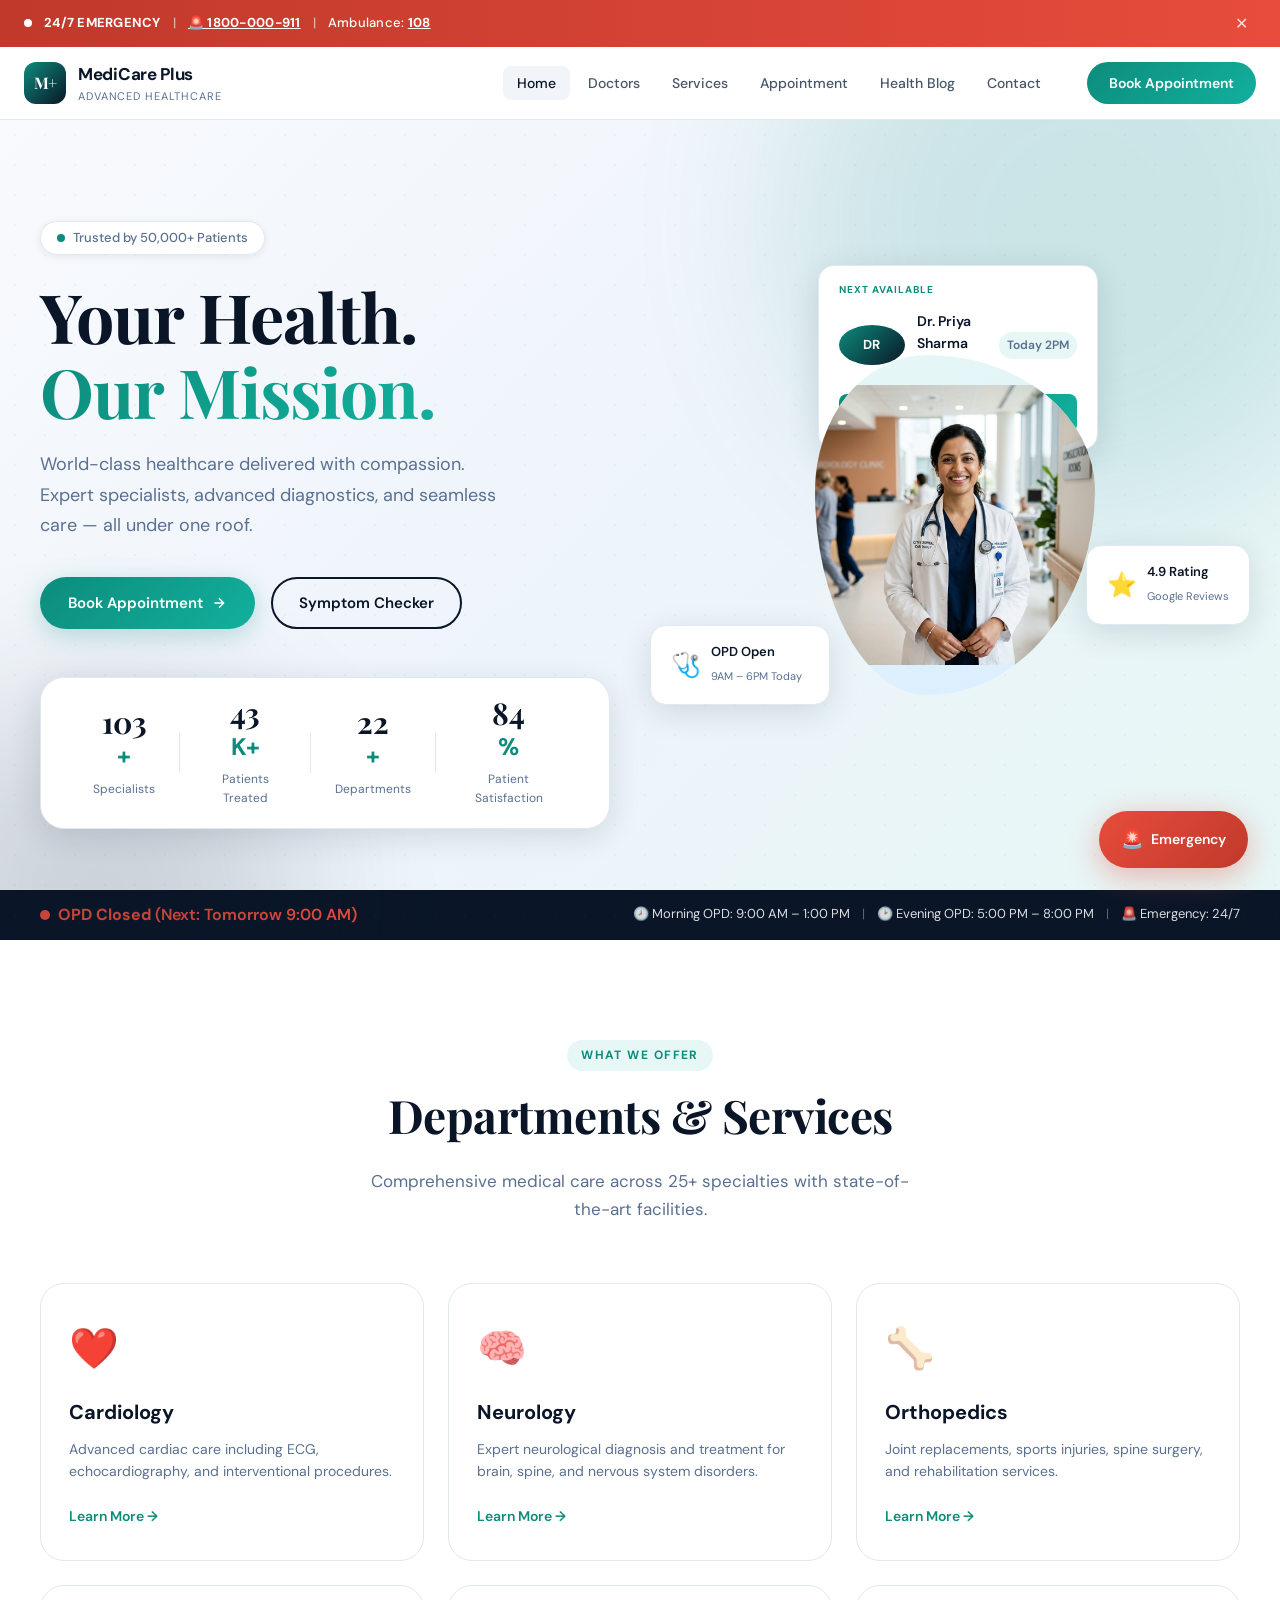
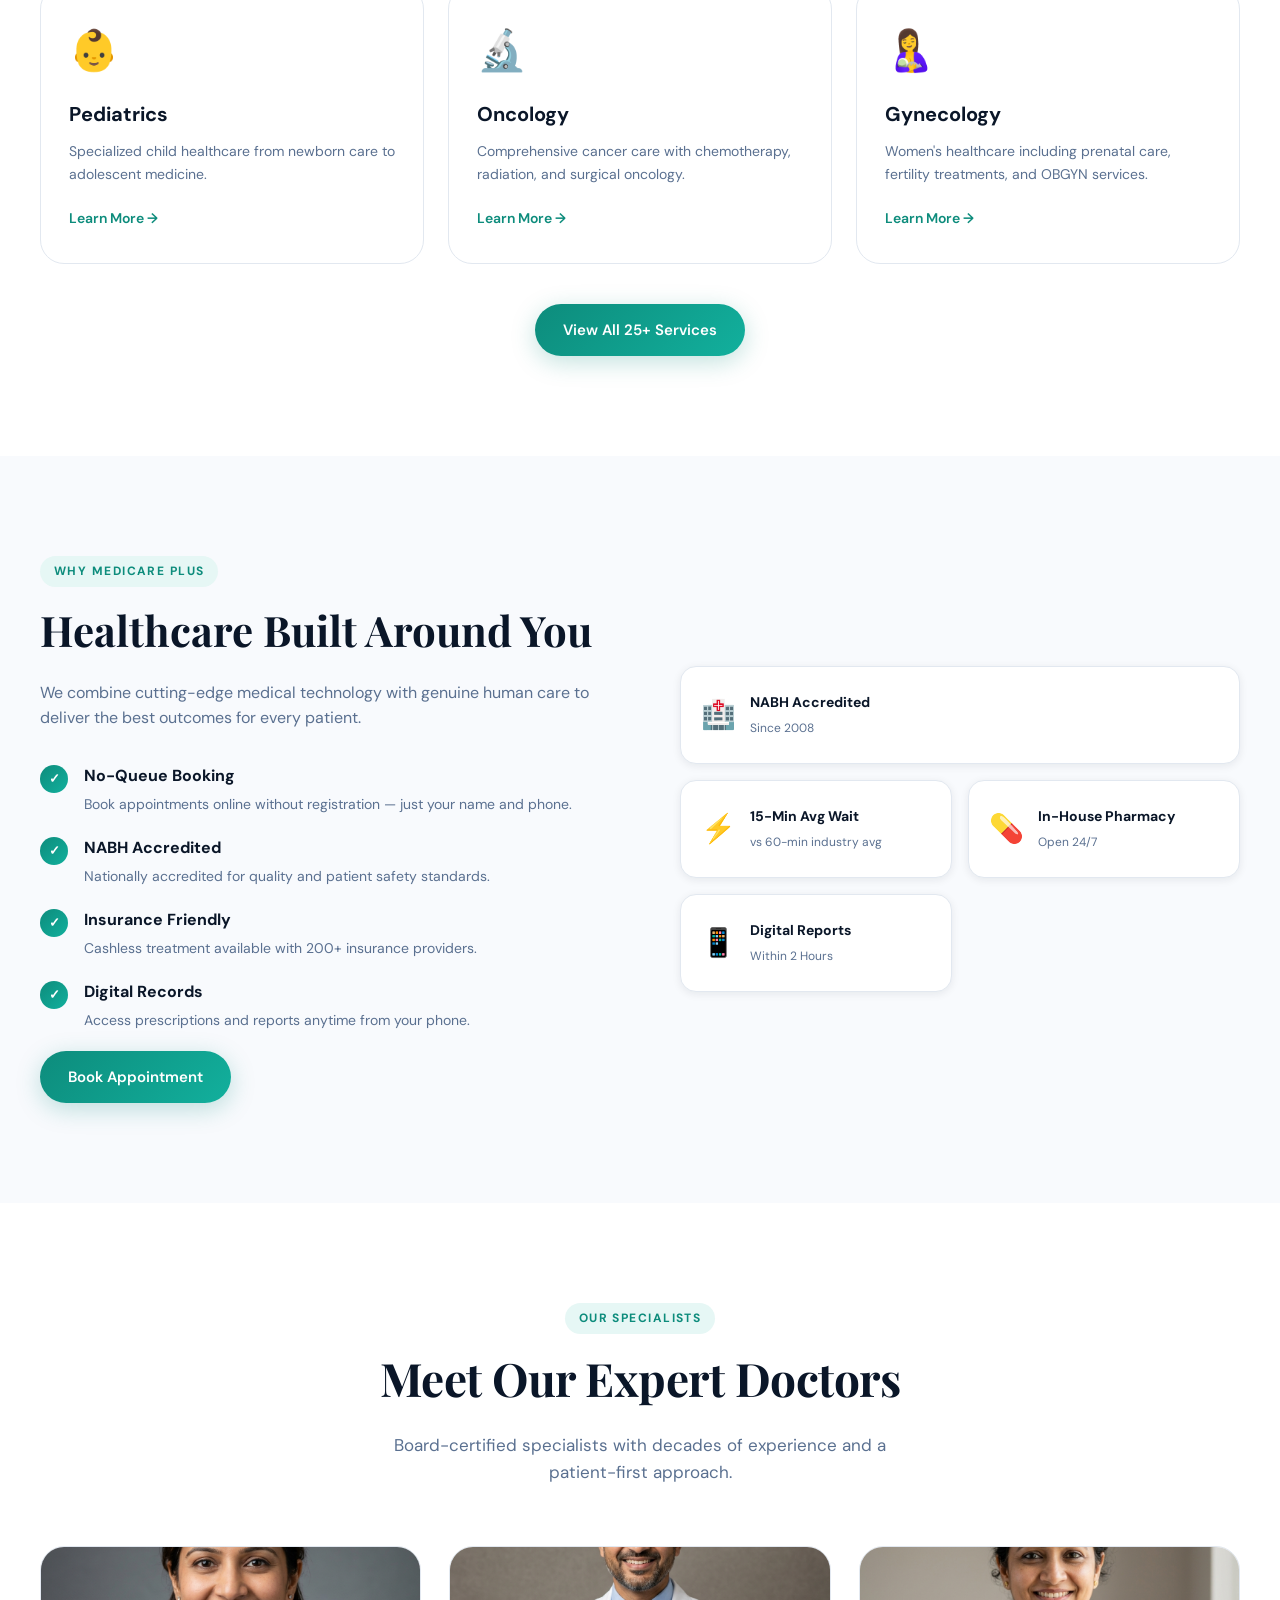
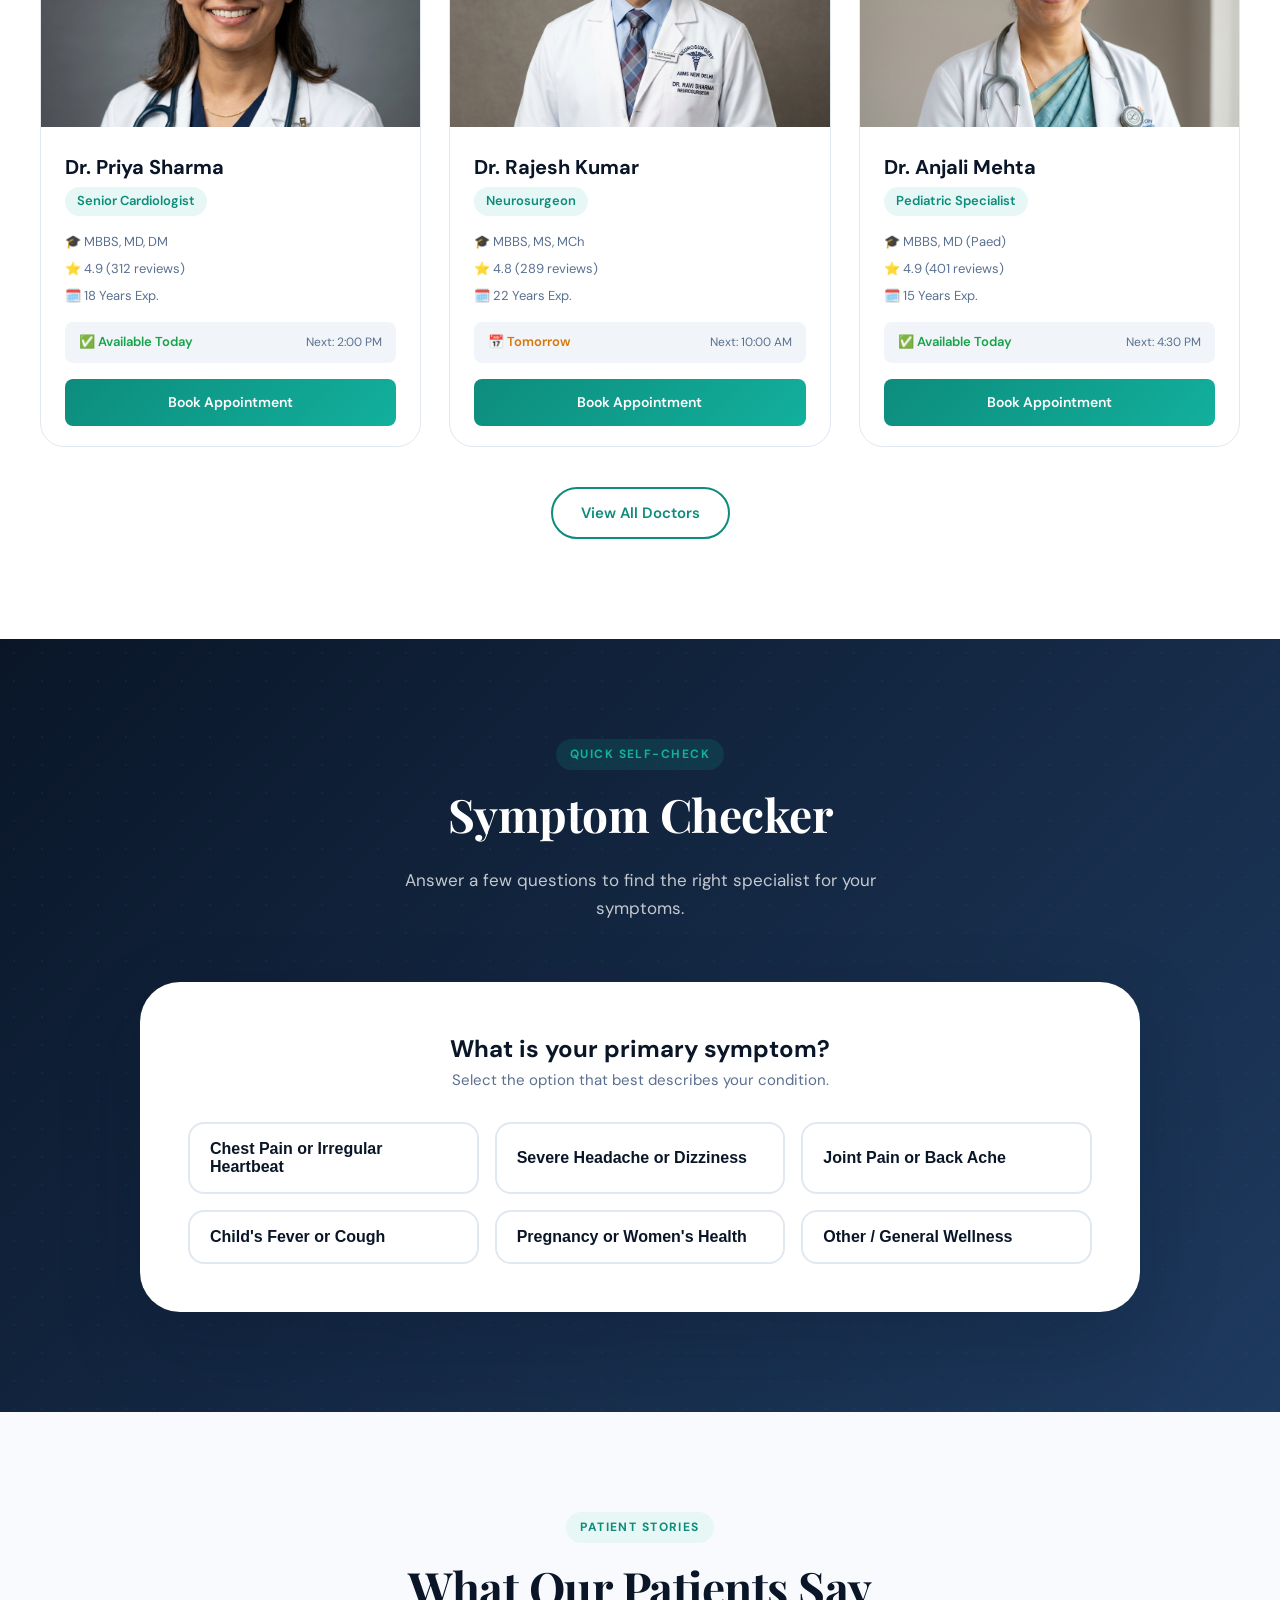
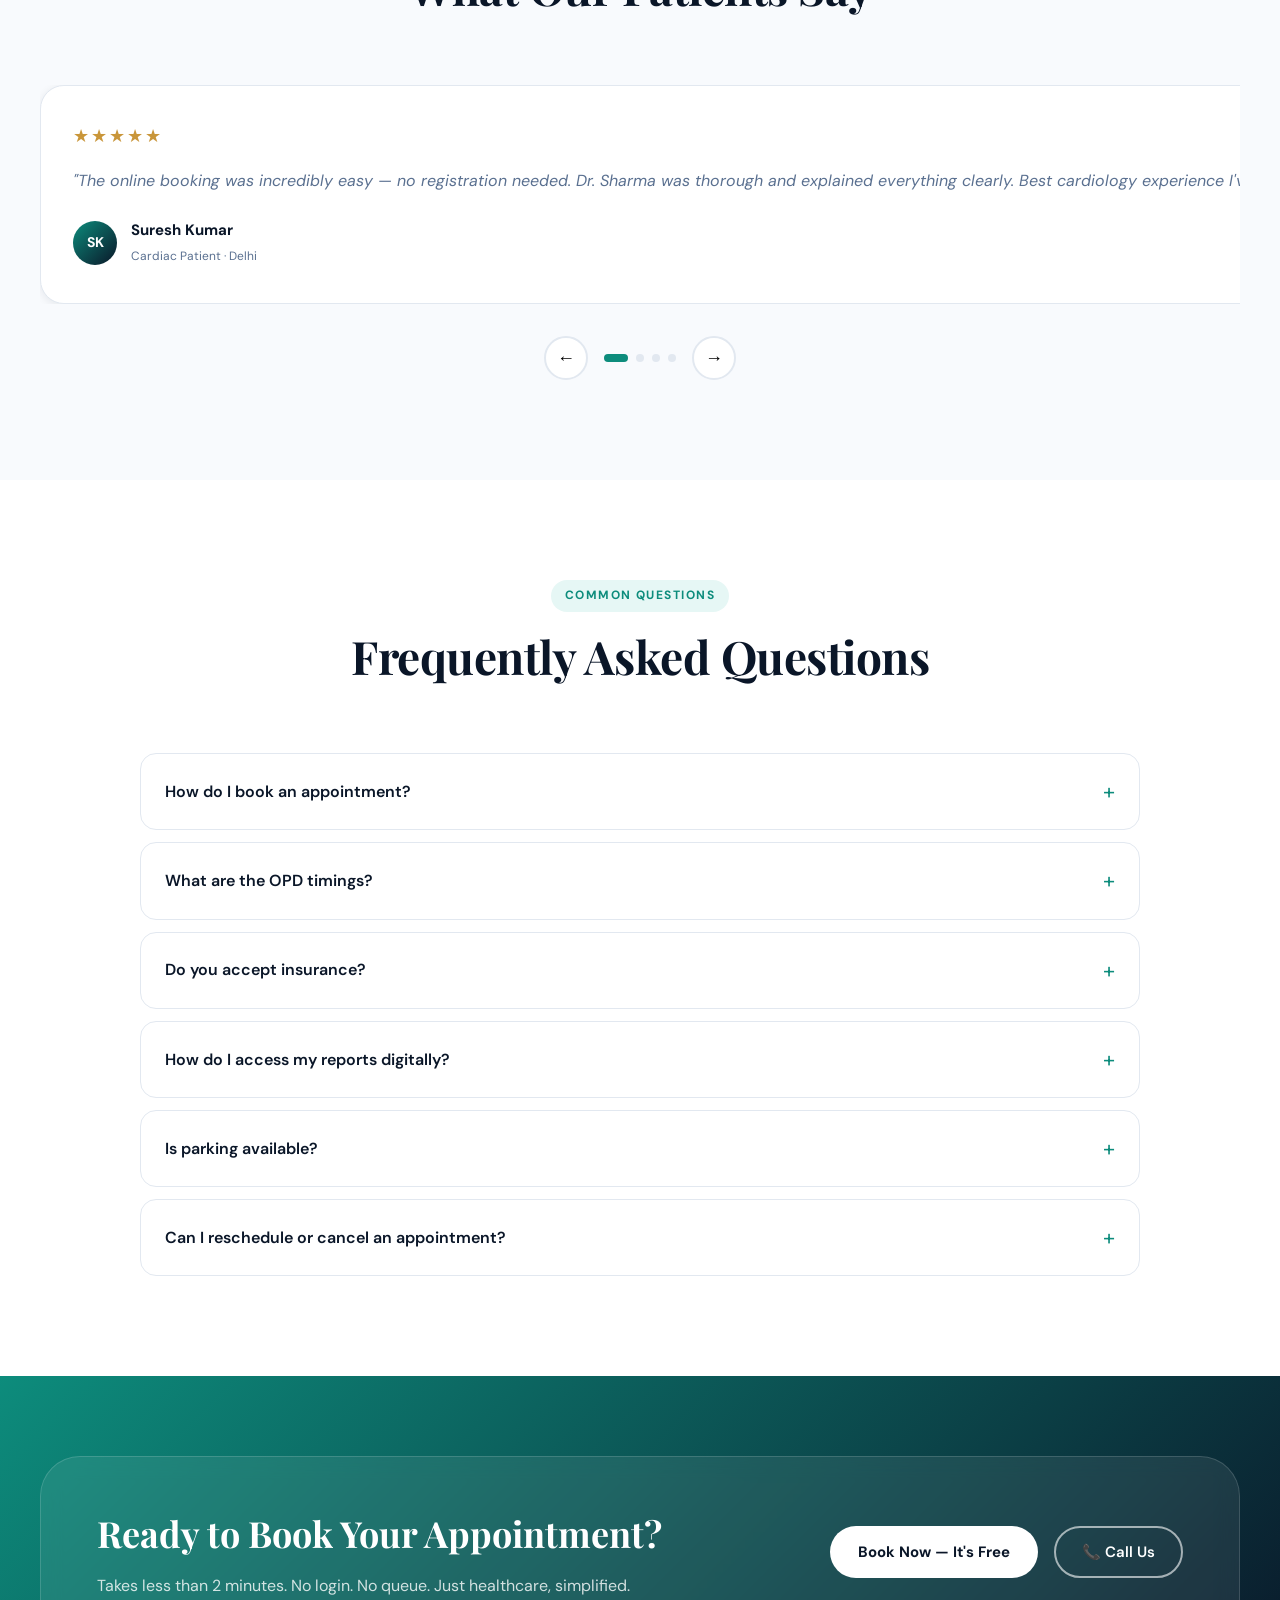
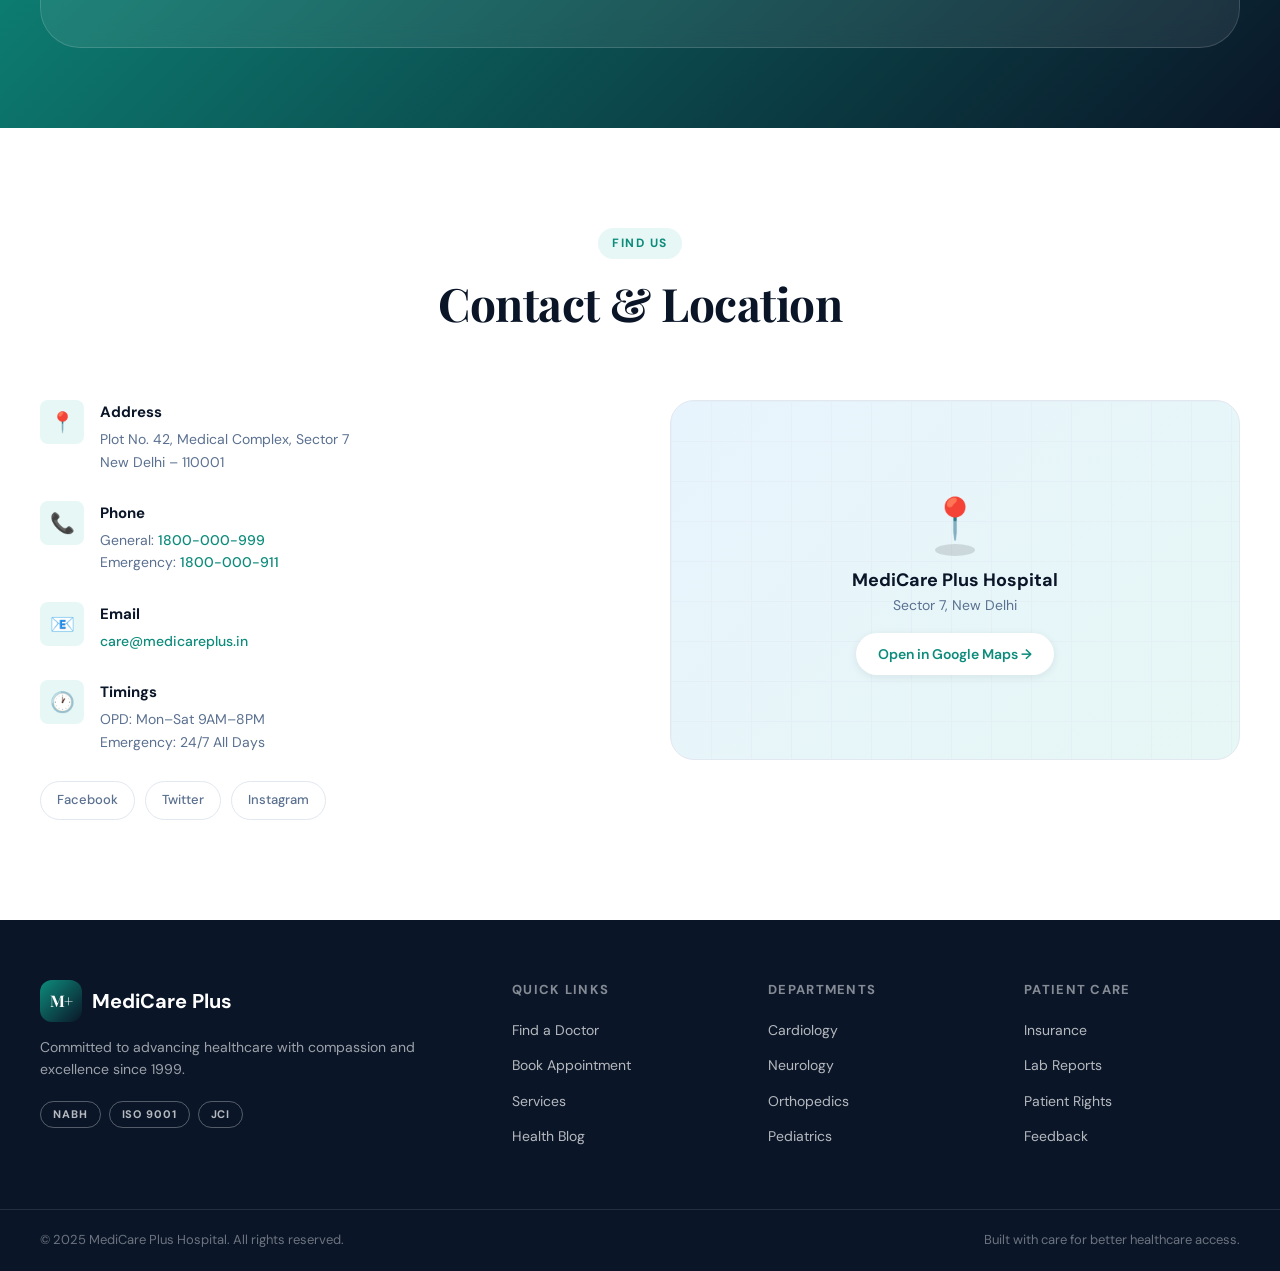
<file: index.html>
<!DOCTYPE html>
<html lang="en">
<head>
  <meta charset="UTF-8" />
  <meta name="viewport" content="width=device-width, initial-scale=1.0" />
  <meta name="description" content="MediCare Plus — Advanced healthcare with compassionate service. Book appointments online, meet our specialists, and access world-class medical care." />
  <title>MediCare Plus Hospital | Advanced Healthcare</title>
  <link rel="stylesheet" href="css/styles.css" />
  <link rel="stylesheet" href="css/animations.css" />
  <link rel="preconnect" href="https://fonts.googleapis.com" />
  <link href="https://fonts.googleapis.com/css2?family=Playfair+Display:wght@400;600;700&family=DM+Sans:wght@300;400;500;600&family=DM+Mono:wght@400;500&display=swap" rel="stylesheet" />
</head>
<body>

  <!-- Emergency Floating Banner -->
  <div class="emergency-banner" id="emergencyBanner">
    <div class="emergency-inner">
      <span class="pulse-dot"></span>
      <strong>24/7 EMERGENCY</strong>
      <span class="sep">|</span>
      <a href="tel:+911800000911">🚨 1800-000-911</a>
      <span class="sep">|</span>
      <span>Ambulance: <a href="tel:+91108">108</a></span>
    </div>
    <button class="banner-close" onclick="document.getElementById('emergencyBanner').style.display='none'">✕</button>
  </div>

  <!-- Emergency Floating Call Button -->
  <a href="tel:+911800000911" class="fab-emergency" title="Emergency Call">
    <span class="fab-icon">🚨</span>
    <span class="fab-label">Emergency</span>
  </a>

  <!-- Navigation -->
  <nav class="navbar" id="navbar">
    <div class="nav-container">
      <a href="index.html" class="nav-logo">
        <div class="logo-mark">M+</div>
        <div class="logo-text">
          <span class="logo-name">MediCare Plus</span>
          <span class="logo-tagline">Advanced Healthcare</span>
        </div>
      </a>
      <ul class="nav-links" id="navLinks">
        <li><a href="index.html" class="active">Home</a></li>
        <li><a href="doctors.html">Doctors</a></li>
        <li><a href="services.html">Services</a></li>
        <li><a href="appointment.html">Appointment</a></li>
        <li><a href="blog.html">Health Blog</a></li>
        <li><a href="#contact">Contact</a></li>
      </ul>
      <a href="appointment.html" class="nav-cta">Book Appointment</a>
      <button class="nav-hamburger" id="hamburger">
        <span></span><span></span><span></span>
      </button>
    </div>
  </nav>

  <!-- Hero Section -->
  <section class="hero" id="home">
    <div class="hero-bg">
      <div class="hero-shape shape-1"></div>
      <div class="hero-shape shape-2"></div>
      <div class="hero-dots"></div>
    </div>
    <div class="hero-container">
      <div class="hero-content animate-in">
        <div class="hero-badge">
          <span class="badge-dot"></span>
          Trusted by 50,000+ Patients
        </div>
        <h1 class="hero-title">
          Your Health.<br/>
          <span class="title-accent">Our Mission.</span>
        </h1>
        <p class="hero-subtitle">
          World-class healthcare delivered with compassion. Expert specialists, advanced diagnostics, and seamless care — all under one roof.
        </p>
        <div class="hero-actions">
          <a href="appointment.html" class="btn-primary">
            Book Appointment
            <svg width="16" height="16" viewBox="0 0 24 24" fill="none" stroke="currentColor" stroke-width="2"><path d="M5 12h14M12 5l7 7-7 7"/></svg>
          </a>
          <a href="#symptom-checker" class="btn-outline">Symptom Checker</a>
        </div>
        <div class="hero-stats">
          <div class="stat-item">
            <span class="stat-num" data-count="120">0</span><span>+</span>
            <span class="stat-label">Specialists</span>
          </div>
          <div class="stat-divider"></div>
          <div class="stat-item">
            <span class="stat-num" data-count="50">0</span><span>K+</span>
            <span class="stat-label">Patients Treated</span>
          </div>
          <div class="stat-divider"></div>
          <div class="stat-item">
            <span class="stat-num" data-count="25">0</span><span>+</span>
            <span class="stat-label">Departments</span>
          </div>
          <div class="stat-divider"></div>
          <div class="stat-item">
            <span class="stat-num" data-count="98">0</span><span>%</span>
            <span class="stat-label">Patient Satisfaction</span>
          </div>
        </div>
      </div>
      <div class="hero-visual animate-in-right">
        <div class="hero-card main-card">
          <div class="card-header-strip">Next Available</div>
          <div class="doctor-mini">
            <div class="doc-avatar doc-av-1">DR</div>
            <div>
              <strong>Dr. Priya Sharma</strong>
              <span>Cardiologist</span>
            </div>
            <span class="avail-badge avail-now">Today 2PM</span>
          </div>
          <a href="appointment.html" class="card-btn">Book Now</a>
        </div>
        <div class="hero-card float-card-1">
          <div class="fc-icon">🩺</div>
          <div>
            <strong>OPD Open</strong>
            <span>9AM – 6PM Today</span>
          </div>
        </div>
        <div class="hero-card float-card-2">
          <div class="fc-icon">⭐</div>
          <div>
            <strong>4.9 Rating</strong>
            <span>Google Reviews</span>
          </div>
        </div>
        <div class="hero-img-wrap">
          <div class="hero-img-placeholder">
            <img src="assets/hero_doctor.png" alt="Friendly female doctor at MediCare Plus" style="width: 100%; height: 100%; object-fit: cover;">
          </div>
        </div>
      </div>
    </div>
    <!-- Live OPD Timing Indicator -->
    <div class="opd-bar">
      <div class="opd-container">
        <div class="opd-item" id="opdStatus">
          <span class="opd-pulse" id="opdPulse"></span>
          <span id="opdText">Checking OPD Status...</span>
        </div>
        <div class="opd-timings">
          <span>🕗 Morning OPD: 9:00 AM – 1:00 PM</span>
          <span class="opd-sep">|</span>
          <span>🕑 Evening OPD: 5:00 PM – 8:00 PM</span>
          <span class="opd-sep">|</span>
          <span>🚨 Emergency: 24/7</span>
        </div>
      </div>
    </div>
  </section>

  <!-- Services Section -->
  <section class="services-preview section-pad" id="services">
    <div class="container">
      <div class="section-header">
        <span class="section-label">What We Offer</span>
        <h2>Departments & Services</h2>
        <p>Comprehensive medical care across 25+ specialties with state-of-the-art facilities.</p>
      </div>
      <div class="services-grid">
        <div class="service-card reveal">
          <div class="service-icon">❤️</div>
          <h3>Cardiology</h3>
          <p>Advanced cardiac care including ECG, echocardiography, and interventional procedures.</p>
          <a href="services.html#cardiology" class="service-link">Learn More →</a>
        </div>
        <div class="service-card reveal">
          <div class="service-icon">🧠</div>
          <h3>Neurology</h3>
          <p>Expert neurological diagnosis and treatment for brain, spine, and nervous system disorders.</p>
          <a href="services.html#neurology" class="service-link">Learn More →</a>
        </div>
        <div class="service-card reveal">
          <div class="service-icon">🦴</div>
          <h3>Orthopedics</h3>
          <p>Joint replacements, sports injuries, spine surgery, and rehabilitation services.</p>
          <a href="services.html#ortho" class="service-link">Learn More →</a>
        </div>
        <div class="service-card reveal">
          <div class="service-icon">👶</div>
          <h3>Pediatrics</h3>
          <p>Specialized child healthcare from newborn care to adolescent medicine.</p>
          <a href="services.html#pediatrics" class="service-link">Learn More →</a>
        </div>
        <div class="service-card reveal">
          <div class="service-icon">🔬</div>
          <h3>Oncology</h3>
          <p>Comprehensive cancer care with chemotherapy, radiation, and surgical oncology.</p>
          <a href="services.html#oncology" class="service-link">Learn More →</a>
        </div>
        <div class="service-card reveal">
          <div class="service-icon">🤱</div>
          <h3>Gynecology</h3>
          <p>Women's healthcare including prenatal care, fertility treatments, and OBGYN services.</p>
          <a href="services.html#gynecology" class="service-link">Learn More →</a>
        </div>
      </div>
      <div class="text-center mt-40">
        <a href="services.html" class="btn-primary">View All 25+ Services</a>
      </div>
    </div>
  </section>

  <!-- Why Choose Us -->
  <section class="why-us section-pad">
    <div class="container">
      <div class="why-grid">
        <div class="why-content reveal">
          <span class="section-label">Why MediCare Plus</span>
          <h2>Healthcare Built Around You</h2>
          <p>We combine cutting-edge medical technology with genuine human care to deliver the best outcomes for every patient.</p>
          <div class="why-list">
            <div class="why-item">
              <div class="why-check">✓</div>
              <div>
                <strong>No-Queue Booking</strong>
                <p>Book appointments online without registration — just your name and phone.</p>
              </div>
            </div>
            <div class="why-item">
              <div class="why-check">✓</div>
              <div>
                <strong>NABH Accredited</strong>
                <p>Nationally accredited for quality and patient safety standards.</p>
              </div>
            </div>
            <div class="why-item">
              <div class="why-check">✓</div>
              <div>
                <strong>Insurance Friendly</strong>
                <p>Cashless treatment available with 200+ insurance providers.</p>
              </div>
            </div>
            <div class="why-item">
              <div class="why-check">✓</div>
              <div>
                <strong>Digital Records</strong>
                <p>Access prescriptions and reports anytime from your phone.</p>
              </div>
            </div>
          </div>
          <a href="appointment.html" class="btn-primary mt-20">Book Appointment</a>
        </div>
        <div class="why-visual reveal">
          <div class="why-cards-stack">
            <div class="wc-card wc-1">
              <div class="wc-icon">🏥</div>
              <div>
                <strong>NABH Accredited</strong>
                <span>Since 2008</span>
              </div>
            </div>
            <div class="wc-card wc-2">
              <div class="wc-icon">⚡</div>
              <div>
                <strong>15-Min Avg Wait</strong>
                <span>vs 60-min industry avg</span>
              </div>
            </div>
            <div class="wc-card wc-3">
              <div class="wc-icon">💊</div>
              <div>
                <strong>In-House Pharmacy</strong>
                <span>Open 24/7</span>
              </div>
            </div>
            <div class="wc-card wc-4">
              <div class="wc-icon">📱</div>
              <div>
                <strong>Digital Reports</strong>
                <span>Within 2 Hours</span>
              </div>
            </div>
          </div>
        </div>
      </div>
    </div>
  </section>

  <!-- Featured Doctors -->
  <section class="doctors-preview section-pad" id="doctors">
    <div class="container">
      <div class="section-header">
        <span class="section-label">Our Specialists</span>
        <h2>Meet Our Expert Doctors</h2>
        <p>Board-certified specialists with decades of experience and a patient-first approach.</p>
      </div>
      <div class="doctors-grid">
        <div class="doctor-card reveal">
          <div class="doc-photo doc-photo-1" style="padding:0;">
            <img src="assets/doctor_priya.png" alt="Dr. Priya Sharma" style="width: 100%; height: 100%; object-fit: cover;">
          </div>
          <div class="doc-info">
            <h3>Dr. Priya Sharma</h3>
            <span class="doc-spec">Senior Cardiologist</span>
            <div class="doc-meta">
              <span>🎓 MBBS, MD, DM</span>
              <span>⭐ 4.9 (312 reviews)</span>
              <span>🗓️ 18 Years Exp.</span>
            </div>
            <div class="doc-avail">
              <span class="avail-today">✅ Available Today</span>
              <span class="next-slot">Next: 2:00 PM</span>
            </div>
            <a href="appointment.html?doc=priya-sharma" class="btn-book">Book Appointment</a>
          </div>
        </div>
        <div class="doctor-card reveal">
          <div class="doc-photo doc-photo-2" style="padding:0;">
            <img src="assets/doctor_rajesh.png" alt="Dr. Rajesh Kumar" style="width: 100%; height: 100%; object-fit: cover;">
          </div>
          <div class="doc-info">
            <h3>Dr. Rajesh Kumar</h3>
            <span class="doc-spec">Neurosurgeon</span>
            <div class="doc-meta">
              <span>🎓 MBBS, MS, MCh</span>
              <span>⭐ 4.8 (289 reviews)</span>
              <span>🗓️ 22 Years Exp.</span>
            </div>
            <div class="doc-avail">
              <span class="avail-tomorrow">📅 Tomorrow</span>
              <span class="next-slot">Next: 10:00 AM</span>
            </div>
            <a href="appointment.html?doc=rajesh-kumar" class="btn-book">Book Appointment</a>
          </div>
        </div>
        <div class="doctor-card reveal">
          <div class="doc-photo doc-photo-3" style="padding:0;">
            <img src="assets/doctor_anjali.png" alt="Dr. Anjali Mehta" style="width: 100%; height: 100%; object-fit: cover;">
          </div>
          <div class="doc-info">
            <h3>Dr. Anjali Mehta</h3>
            <span class="doc-spec">Pediatric Specialist</span>
            <div class="doc-meta">
              <span>🎓 MBBS, MD (Paed)</span>
              <span>⭐ 4.9 (401 reviews)</span>
              <span>🗓️ 15 Years Exp.</span>
            </div>
            <div class="doc-avail">
              <span class="avail-today">✅ Available Today</span>
              <span class="next-slot">Next: 4:30 PM</span>
            </div>
            <a href="appointment.html?doc=anjali-mehta" class="btn-book">Book Appointment</a>
          </div>
        </div>
      </div>
      <div class="text-center mt-40">
        <a href="doctors.html" class="btn-outline-dark">View All Doctors</a>
      </div>
    </div>
  </section>

  <!-- Symptom Checker -->
  <section class="symptom-section section-pad" id="symptom-checker">
    <div class="container">
      <div class="section-header light">
        <span class="section-label light">Quick Self-Check</span>
        <h2>Symptom Checker</h2>
        <p>Answer a few questions to find the right specialist for your symptoms.</p>
      </div>
      <div class="symptom-checker-wrap">
        <div class="symptom-checker" id="symptomChecker">
          <!-- Steps injected by JS -->
        </div>
      </div>
    </div>
  </section>

  <!-- Testimonials -->
  <section class="testimonials section-pad" id="testimonials">
    <div class="container">
      <div class="section-header">
        <span class="section-label">Patient Stories</span>
        <h2>What Our Patients Say</h2>
      </div>
      <div class="testimonials-track" id="testimonialsTrack">
        <div class="testimonial-card">
          <div class="test-stars">★★★★★</div>
          <p>"The online booking was incredibly easy — no registration needed. Dr. Sharma was thorough and explained everything clearly. Best cardiology experience I've had."</p>
          <div class="test-author">
            <div class="test-avatar ta-1">SK</div>
            <div>
              <strong>Suresh Kumar</strong>
              <span>Cardiac Patient · Delhi</span>
            </div>
          </div>
        </div>
        <div class="testimonial-card">
          <div class="test-stars">★★★★★</div>
          <p>"I was so worried about my daughter, but Dr. Anjali made both of us feel completely at ease. The digital prescription was a great touch — no more lost papers!"</p>
          <div class="test-author">
            <div class="test-avatar ta-2">MP</div>
            <div>
              <strong>Meera Patel</strong>
              <span>Pediatric Patient's Parent</span>
            </div>
          </div>
        </div>
        <div class="testimonial-card">
          <div class="test-stars">★★★★★</div>
          <p>"Emergency care was prompt and professional. The 24/7 helpline is real — someone picked up immediately and guided me throughout. Truly impressive hospital."</p>
          <div class="test-author">
            <div class="test-avatar ta-3">AR</div>
            <div>
              <strong>Amit Rao</strong>
              <span>Emergency Care Patient</span>
            </div>
          </div>
        </div>
        <div class="testimonial-card">
          <div class="test-stars">★★★★★</div>
          <p>"Reports were ready within 2 hours and sent directly to my phone. The OPD was organized, minimal wait, and Dr. Kumar was brilliant. Highly recommended!"</p>
          <div class="test-author">
            <div class="test-avatar ta-4">NV</div>
            <div>
              <strong>Neha Verma</strong>
              <span>Neurology Patient</span>
            </div>
          </div>
        </div>
      </div>
      <div class="testimonial-controls">
        <button onclick="scrollTestimonials(-1)" class="tc-btn">←</button>
        <div class="tc-dots" id="tcDots"></div>
        <button onclick="scrollTestimonials(1)" class="tc-btn">→</button>
      </div>
    </div>
  </section>

  <!-- FAQ Section -->
  <section class="faq section-pad" id="faq">
    <div class="container">
      <div class="section-header">
        <span class="section-label">Common Questions</span>
        <h2>Frequently Asked Questions</h2>
      </div>
      <div class="faq-grid">
        <div class="faq-item reveal" onclick="toggleFAQ(this)">
          <div class="faq-q">
            <span>How do I book an appointment?</span>
            <span class="faq-arrow">+</span>
          </div>
          <div class="faq-a">
            <p>Simply click "Book Appointment," choose your department or doctor, select a date and time, and fill in your name and phone number. No registration or login required. You'll receive a confirmation SMS.</p>
          </div>
        </div>
        <div class="faq-item reveal" onclick="toggleFAQ(this)">
          <div class="faq-q">
            <span>What are the OPD timings?</span>
            <span class="faq-arrow">+</span>
          </div>
          <div class="faq-a">
            <p>Morning OPD: 9:00 AM – 1:00 PM. Evening OPD: 5:00 PM – 8:00 PM. The Emergency department is open 24 hours, 7 days a week, including public holidays.</p>
          </div>
        </div>
        <div class="faq-item reveal" onclick="toggleFAQ(this)">
          <div class="faq-q">
            <span>Do you accept insurance?</span>
            <span class="faq-arrow">+</span>
          </div>
          <div class="faq-a">
            <p>Yes, we offer cashless treatment with 200+ insurance providers including Star Health, HDFC ERGO, Bajaj Allianz, ICICI Lombard, and all government health schemes. Please carry your insurance card at the time of visit.</p>
          </div>
        </div>
        <div class="faq-item reveal" onclick="toggleFAQ(this)">
          <div class="faq-q">
            <span>How do I access my reports digitally?</span>
            <span class="faq-arrow">+</span>
          </div>
          <div class="faq-a">
            <p>Lab reports are typically ready within 2 hours and sent via SMS link to your registered mobile number. You can also access them through our Prescription Portal by entering your patient ID and mobile number.</p>
          </div>
        </div>
        <div class="faq-item reveal" onclick="toggleFAQ(this)">
          <div class="faq-q">
            <span>Is parking available?</span>
            <span class="faq-arrow">+</span>
          </div>
          <div class="faq-a">
            <p>Yes, we have a multi-level parking facility with 300+ spaces available for patients and visitors. The first 2 hours are complimentary for patients with an active OPD token.</p>
          </div>
        </div>
        <div class="faq-item reveal" onclick="toggleFAQ(this)">
          <div class="faq-q">
            <span>Can I reschedule or cancel an appointment?</span>
            <span class="faq-arrow">+</span>
          </div>
          <div class="faq-a">
            <p>Yes, appointments can be rescheduled or cancelled up to 2 hours before the scheduled time. Use the link in your confirmation SMS or call our helpline at 1800-000-999.</p>
          </div>
        </div>
      </div>
    </div>
  </section>

  <!-- Quick Appointment CTA -->
  <section class="cta-section section-pad">
    <div class="container">
      <div class="cta-inner reveal">
        <div class="cta-content">
          <h2>Ready to Book Your Appointment?</h2>
          <p>Takes less than 2 minutes. No login. No queue. Just healthcare, simplified.</p>
        </div>
        <div class="cta-actions">
          <a href="appointment.html" class="btn-white">Book Now — It's Free</a>
          <a href="tel:+911800000999" class="btn-outline-white">📞 Call Us</a>
        </div>
      </div>
    </div>
  </section>

  <!-- Contact & Map Section -->
  <section class="contact section-pad" id="contact">
    <div class="container">
      <div class="section-header">
        <span class="section-label">Find Us</span>
        <h2>Contact & Location</h2>
      </div>
      <div class="contact-grid">
        <div class="contact-info reveal">
          <div class="contact-item">
            <div class="ci-icon">📍</div>
            <div>
              <strong>Address</strong>
              <p>Plot No. 42, Medical Complex, Sector 7<br/>New Delhi – 110001</p>
            </div>
          </div>
          <div class="contact-item">
            <div class="ci-icon">📞</div>
            <div>
              <strong>Phone</strong>
              <p>General: <a href="tel:+911800000999">1800-000-999</a><br/>Emergency: <a href="tel:+911800000911">1800-000-911</a></p>
            </div>
          </div>
          <div class="contact-item">
            <div class="ci-icon">📧</div>
            <div>
              <strong>Email</strong>
              <p><a href="mailto:care@medicareplus.in">care@medicareplus.in</a></p>
            </div>
          </div>
          <div class="contact-item">
            <div class="ci-icon">🕐</div>
            <div>
              <strong>Timings</strong>
              <p>OPD: Mon–Sat 9AM–8PM<br/>Emergency: 24/7 All Days</p>
            </div>
          </div>
          <div class="social-links">
            <a href="#" class="social-btn">Facebook</a>
            <a href="#" class="social-btn">Twitter</a>
            <a href="#" class="social-btn">Instagram</a>
          </div>
        </div>
        <div class="map-placeholder reveal">
          <div class="map-mock">
            <div class="map-pin-anim">
              <div class="map-pin">📍</div>
              <div class="map-ring"></div>
            </div>
            <p>MediCare Plus Hospital</p>
            <span>Sector 7, New Delhi</span>
            <a href="https://maps.google.com" target="_blank" class="map-link">Open in Google Maps →</a>
          </div>
        </div>
      </div>
    </div>
  </section>

  <!-- Footer -->
  <footer class="footer">
    <div class="footer-top">
      <div class="footer-container">
        <div class="footer-brand">
          <div class="footer-logo">
            <div class="logo-mark">M+</div>
            <span>MediCare Plus</span>
          </div>
          <p>Committed to advancing healthcare with compassion and excellence since 1999.</p>
          <div class="footer-accred">
            <span class="accred-badge">NABH</span>
            <span class="accred-badge">ISO 9001</span>
            <span class="accred-badge">JCI</span>
          </div>
        </div>
        <div class="footer-links">
          <h4>Quick Links</h4>
          <ul>
            <li><a href="doctors.html">Find a Doctor</a></li>
            <li><a href="appointment.html">Book Appointment</a></li>
            <li><a href="services.html">Services</a></li>
            <li><a href="blog.html">Health Blog</a></li>
          </ul>
        </div>
        <div class="footer-links">
          <h4>Departments</h4>
          <ul>
            <li><a href="services.html#cardiology">Cardiology</a></li>
            <li><a href="services.html#neurology">Neurology</a></li>
            <li><a href="services.html#orthopedics">Orthopedics</a></li>
            <li><a href="services.html#pediatrics">Pediatrics</a></li>
          </ul>
        </div>
        <div class="footer-links">
          <h4>Patient Care</h4>
          <ul>
            <li><a href="#">Insurance</a></li>
            <li><a href="#">Lab Reports</a></li>
            <li><a href="#">Patient Rights</a></li>
            <li><a href="#">Feedback</a></li>
          </ul>
        </div>
      </div>
    </div>
    <div class="footer-bottom">
      <p>© 2025 MediCare Plus Hospital. All rights reserved.</p>
      <p>Built with care for better healthcare access.</p>
    </div>
  </footer>

  <script src="js/main.js"></script>
  <script src="js/symptom-checker.js"></script>
  <script src="js/animations.js"></script>
</body>
</html>
</file>
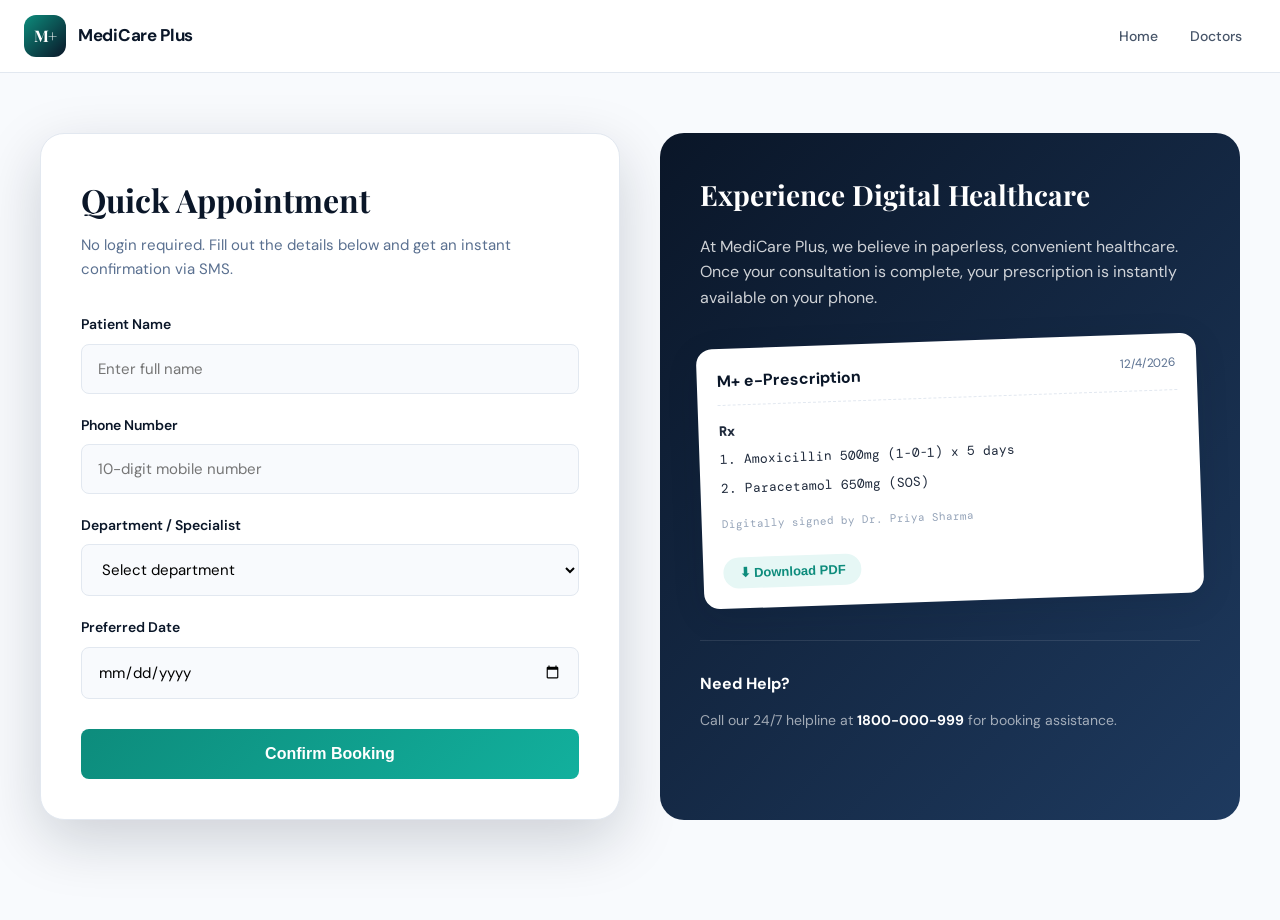
<file: appointment.html>
<!DOCTYPE html>
<html lang="en">
<head>
  <meta charset="UTF-8" />
  <meta name="viewport" content="width=device-width, initial-scale=1.0" />
  <title>Book Appointment | MediCare Plus</title>
  <link rel="stylesheet" href="css/styles.css" />
  <link rel="stylesheet" href="css/animations.css" />
  <link rel="preconnect" href="https://fonts.googleapis.com" />
  <link href="https://fonts.googleapis.com/css2?family=Playfair+Display:wght@400;600;700&family=DM+Sans:wght@300;400;500;600&family=DM+Mono:wght@400;500&display=swap" rel="stylesheet" />
  <style>
    body { background: var(--off-white); }
    .apt-container {
      max-width: 100%; margin: 60px auto 100px;
      display: grid; grid-template-columns: 1fr 1fr;
      gap: 40px; padding: 0 40px;
    }
    
    /* Form Styles */
    .apt-card {
      background: white; border-radius: var(--radius-lg);
      padding: 40px; box-shadow: var(--shadow-lg);
      border: 1px solid var(--gray-200);
    }
    .apt-card h2 { font-family: var(--font-display); font-size: 32px; color: var(--navy); margin-bottom: 8px; }
    .apt-card p { color: var(--text-muted); margin-bottom: 32px; font-size: 15px; }
    
    .form-group { margin-bottom: 20px; }
    .form-label { display: block; font-size: 14px; font-weight: 600; color: var(--navy); margin-bottom: 8px; }
    .form-control {
      width: 100%; padding: 14px 16px;
      border: 1px solid var(--gray-200); border-radius: var(--radius-sm);
      font-family: inherit; font-size: 15px; transition: var(--transition);
      background: var(--off-white);
    }
    .form-control:focus {
      outline: none; border-color: var(--teal);
      background: white; box-shadow: 0 0 0 4px var(--teal-pale);
    }
    
    .btn-submit {
      width: 100%; background: linear-gradient(135deg, var(--teal), var(--teal-light));
      color: white; padding: 16px; border: none; border-radius: var(--radius-sm);
      font-size: 16px; font-weight: 700; cursor: pointer; transition: var(--transition);
      margin-top: 10px;
    }
    .btn-submit:hover { transform: translateY(-2px); box-shadow: 0 8px 24px rgba(13,140,124,0.3); }

    /* Success State */
    .success-state { display: none; text-align: center; padding: 40px 20px; animation: fadeInUp 0.5s ease; }
    .success-icon {
      width: 80px; height: 80px; background: #2ecc71; color: white;
      border-radius: 50%; display: flex; align-items: center; justify-content: center;
      font-size: 40px; margin: 0 auto 24px;
    }

    /* Demo Panel */
    .demo-panel {
      background: linear-gradient(135deg, var(--navy), var(--navy-light));
      border-radius: var(--radius-lg); padding: 40px;
      color: white; position: relative; overflow: hidden;
    }
    .demo-panel h3 { font-family: var(--font-display); font-size: 28px; margin-bottom: 16px; }
    .demo-panel p { color: rgba(255,255,255,0.8); margin-bottom: 30px; line-height: 1.6; }
    
    /* Prescription UI Mockup */
    .rx-mock {
      background: white; border-radius: var(--radius-md); padding: 20px;
      color: var(--text); box-shadow: var(--shadow-md);
      transform: rotate(-2deg); transition: var(--transition);
    }
    .rx-mock:hover { transform: rotate(0) translateY(-5px); }
    .rx-header { display: flex; justify-content: space-between; border-bottom: 1px dashed var(--gray-200); padding-bottom: 10px; margin-bottom: 16px; }
    .rx-logo { font-weight: 700; color: var(--navy); }
    .rx-date { font-size: 12px; color: var(--text-muted); }
    .rx-body { font-family: var(--font-mono); font-size: 13px; color: var(--gray-800); }
    .rx-body div { margin-bottom: 8px; }
    .rx-btn {
      display: inline-flex; align-items: center; gap: 8px;
      background: var(--teal-pale); color: var(--teal);
      padding: 8px 16px; border-radius: var(--radius-full);
      font-size: 13px; font-weight: 600; margin-top: 16px;
      text-decoration: none; cursor: pointer; border: none;
    }

    @media (max-width: 900px) {
      .apt-container { grid-template-columns: 1fr; }
    }
    @media (max-width: 600px) {
      .apt-card { padding: 24px; }
      .demo-panel { padding: 24px; }
      .apt-card h2 { font-size: 24px; }
      .demo-panel h3 { font-size: 24px; }
      .apt-container { margin: 40px auto 60px; gap: 24px; }
    }
  </style>
</head>
<body>

  <!-- Navigation -->
  <nav class="navbar" id="navbar">
    <div class="nav-container">
      <a href="index.html" class="nav-logo">
        <div class="logo-mark">M+</div>
        <div class="logo-text">
          <span class="logo-name">MediCare Plus</span>
        </div>
      </a>
      <ul class="nav-links" id="navLinks">
        <li><a href="index.html">Home</a></li>
        <li><a href="doctors.html">Doctors</a></li>
      </ul>
      <button class="nav-hamburger" id="hamburger">
        <span></span><span></span><span></span>
      </button>
    </div>
  </nav>

  <div class="apt-container">
    <!-- Form Side -->
    <div class="apt-card reveal">
      <div id="aptFormWrap">
        <h2>Quick Appointment</h2>
        <p>No login required. Fill out the details below and get an instant confirmation via SMS.</p>
        
        <form id="appointmentForm" onsubmit="handleBooking(event)">
          <div class="form-group">
            <label class="form-label">Patient Name</label>
            <input type="text" class="form-control" required placeholder="Enter full name" />
          </div>
          <div class="form-group">
            <label class="form-label">Phone Number</label>
            <input type="tel" class="form-control" required placeholder="10-digit mobile number" pattern="[0-9]{10}" />
          </div>
          <div class="form-group">
            <label class="form-label">Department / Specialist</label>
            <select class="form-control" required>
              <option value="" disabled selected>Select department</option>
              <option value="cardiology">Cardiology (Dr. Priya Sharma)</option>
              <option value="neurology">Neurology (Dr. Rajesh Kumar)</option>
              <option value="pediatrics">Pediatrics (Dr. Anjali Mehta)</option>
              <option value="orthopedics">Orthopedics (Dr. Sandeep Singh)</option>
            </select>
          </div>
          <div class="form-group">
            <label class="form-label">Preferred Date</label>
            <input type="date" class="form-control" required id="aptDate" />
          </div>
          <button type="submit" class="btn-submit" id="submitBtn">Confirm Booking</button>
        </form>
      </div>

      <!-- Success State -->
      <div class="success-state" id="successState">
        <div class="success-icon pulse-effect">✓</div>
        <h2 style="font-family: var(--font-display); color: var(--navy); margin-bottom: 10px;">Booking Confirmed!</h2>
        <p style="color: var(--text-muted); font-size: 16px; margin-bottom: 24px;">
          Your appointment has been successfully scheduled. We have sent a confirmation SMS to your phone number.
        </p>
        <button onclick="window.location.reload()" class="btn-outline-dark">Book Another</button>
      </div>
    </div>

    <!-- Demo Side -->
    <div class="demo-panel reveal stagger-1">
      <h3>Experience Digital Healthcare</h3>
      <p>At MediCare Plus, we believe in paperless, convenient healthcare. Once your consultation is complete, your prescription is instantly available on your phone.</p>
      
      <div class="rx-mock">
        <div class="rx-header">
          <span class="rx-logo">M+ e-Prescription</span>
          <span class="rx-date" id="demoDate">Today</span>
        </div>
        <div class="rx-body">
          <div><strong>Rx</strong></div>
          <div>1. Amoxicillin 500mg (1-0-1) x 5 days</div>
          <div>2. Paracetamol 650mg (SOS)</div>
          <div style="margin-top: 16px; font-size: 11px; color: var(--gray-400);">Digitally signed by Dr. Priya Sharma</div>
        </div>
        <button class="rx-btn" onclick="downloadDemo()">⬇ Download PDF</button>
      </div>

      <div style="margin-top: 40px; padding-top: 30px; border-top: 1px solid rgba(255,255,255,0.1);">
        <h4 style="font-size: 16px; margin-bottom: 12px;">Need Help?</h4>
        <p style="font-size: 14px; margin: 0; color: rgba(255,255,255,0.6);">Call our 24/7 helpline at <strong style="color: white;">1800-000-999</strong> for booking assistance.</p>
      </div>
    </div>
  </div>

  <script>
    // Set min date to today
    document.getElementById('aptDate').min = new Date().toISOString().split("T")[0];
    
    // Set demo date
    document.getElementById('demoDate').innerText = new Date().toLocaleDateString();

    function handleBooking(e) {
      e.preventDefault();
      const btn = document.getElementById('submitBtn');
      btn.innerHTML = 'Processing...';
      btn.style.opacity = '0.8';

      // Simulate API call
      setTimeout(() => {
        document.getElementById('aptFormWrap').style.display = 'none';
        document.getElementById('successState').style.display = 'block';
      }, 1200);
    }

    function downloadDemo() {
      alert("This is a demo. In the real app, this would download a secure PDF of your prescription.");
    }

    // Auto-select department from URL
    const urlParams = new URLSearchParams(window.location.search);
    const dept = urlParams.get('dept');
    if (dept) {
      const select = document.querySelector('select');
      for(let i=0; i<select.options.length; i++) {
        if(select.options[i].value === dept) {
          select.selectedIndex = i;
          break;
        }
      }
    }
  </script>

  <script src="js/animations.js"></script>
</body>
</html>
</file>
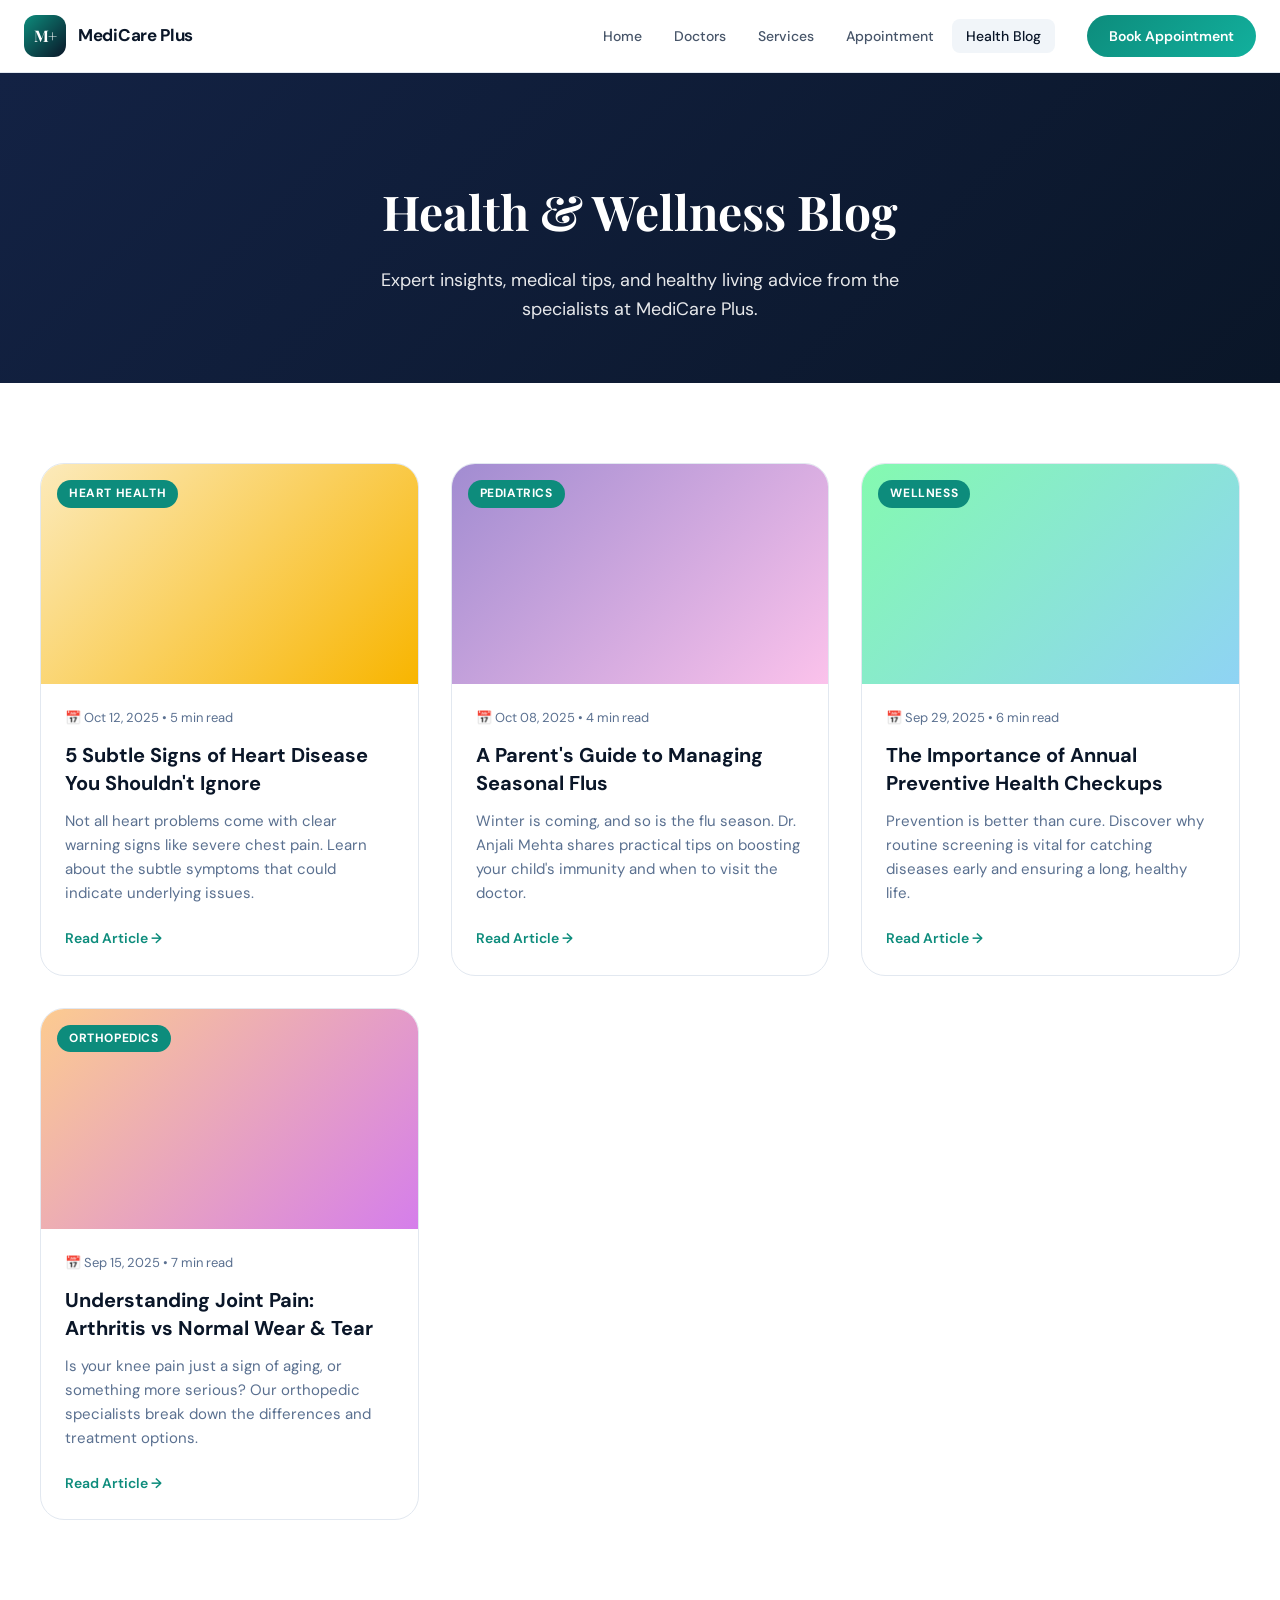
<file: blog.html>
<!DOCTYPE html>
<html lang="en">
<head>
  <meta charset="UTF-8" />
  <meta name="viewport" content="width=device-width, initial-scale=1.0" />
  <meta name="description" content="Read the latest health tips, medical news, and wellness advice from the experts at MediCare Plus." />
  <title>Health Blog | MediCare Plus</title>
  <link rel="stylesheet" href="css/styles.css" />
  <link rel="stylesheet" href="css/animations.css" />
  <link rel="preconnect" href="https://fonts.googleapis.com" />
  <link href="https://fonts.googleapis.com/css2?family=Playfair+Display:wght@400;600;700&family=DM+Sans:wght@300;400;500;600&family=DM+Mono:wght@400;500&display=swap" rel="stylesheet" />
  <style>
    .page-header {
      background: linear-gradient(135deg, var(--navy-mid), var(--navy));
      color: white; padding: 100px 24px 60px; text-align: center;
    }
    .page-header h1 { font-family: var(--font-display); font-size: 48px; margin-bottom: 16px; }
    .page-header p { font-size: 18px; opacity: 0.9; max-width: 600px; margin: 0 auto; }
    
    .blog-grid {
      display: grid; grid-template-columns: repeat(auto-fill, minmax(340px, 1fr));
      gap: 32px; padding: 80px 0;
    }
    
    .blog-card {
      background: white; border-radius: var(--radius-lg);
      overflow: hidden; border: 1px solid var(--gray-200);
      transition: var(--transition);
    }
    .blog-card:hover { transform: translateY(-8px); box-shadow: var(--shadow-lg); }
    
    .blog-img {
      height: 220px; background: var(--gray-200);
      position: relative;
    }
    .blog-category {
      position: absolute; top: 16px; left: 16px;
      background: var(--teal); color: white;
      padding: 4px 12px; border-radius: var(--radius-full);
      font-size: 12px; font-weight: 700; letter-spacing: 0.05em; text-transform: uppercase;
    }
    
    .blog-content { padding: 24px; }
    .blog-meta { font-size: 13px; color: var(--text-muted); margin-bottom: 12px; }
    .blog-title { font-size: 20px; font-weight: 700; color: var(--navy); margin-bottom: 12px; line-height: 1.4; }
    .blog-excerpt { font-size: 15px; color: var(--text-muted); line-height: 1.6; margin-bottom: 20px; }
    .blog-link { font-weight: 600; color: var(--teal); font-size: 14px; transition: var(--transition); }
    .blog-link:hover { letter-spacing: 0.5px; }

    /* Gradients for image placeholders */
    .bg-1 { background: linear-gradient(135deg, #fceabb, #f8b500); }
    .bg-2 { background: linear-gradient(135deg, #a18cd1, #fbc2eb); }
    .bg-3 { background: linear-gradient(135deg, #84fab0, #8fd3f4); }
    .bg-4 { background: linear-gradient(135deg, #fccb90, #d57eeb); }

    @media (max-width: 600px) {
      .page-header { padding: 80px 20px 40px; }
      .page-header h1 { font-size: 32px; }
      .blog-grid { grid-template-columns: 1fr; padding: 50px 0; }
    }
  </style>
</head>
<body>

  <!-- Navigation -->
  <nav class="navbar" id="navbar">
    <div class="nav-container">
      <a href="index.html" class="nav-logo">
        <div class="logo-mark">M+</div>
        <div class="logo-text">
          <span class="logo-name">MediCare Plus</span>
        </div>
      </a>
      <ul class="nav-links" id="navLinks">
        <li><a href="index.html">Home</a></li>
        <li><a href="doctors.html">Doctors</a></li>
        <li><a href="services.html">Services</a></li>
        <li><a href="appointment.html">Appointment</a></li>
        <li><a href="blog.html" class="active">Health Blog</a></li>
      </ul>
      <a href="appointment.html" class="nav-cta">Book Appointment</a>
      <button class="nav-hamburger" id="hamburger">
        <span></span><span></span><span></span>
      </button>
    </div>
  </nav>

  <!-- Header -->
  <header class="page-header">
    <h1>Health & Wellness Blog</h1>
    <p>Expert insights, medical tips, and healthy living advice from the specialists at MediCare Plus.</p>
  </header>

  <div class="container">
    <div class="blog-grid">
      
      <!-- Post 1 -->
      <article class="blog-card reveal">
        <div class="blog-img bg-1">
          <span class="blog-category">Heart Health</span>
        </div>
        <div class="blog-content">
          <div class="blog-meta">📅 Oct 12, 2025 • 5 min read</div>
          <h2 class="blog-title">5 Subtle Signs of Heart Disease You Shouldn't Ignore</h2>
          <p class="blog-excerpt">Not all heart problems come with clear warning signs like severe chest pain. Learn about the subtle symptoms that could indicate underlying issues.</p>
          <a href="#" class="blog-link">Read Article →</a>
        </div>
      </article>

      <!-- Post 2 -->
      <article class="blog-card reveal stagger-1">
        <div class="blog-img bg-2">
          <span class="blog-category">Pediatrics</span>
        </div>
        <div class="blog-content">
          <div class="blog-meta">📅 Oct 08, 2025 • 4 min read</div>
          <h2 class="blog-title">A Parent's Guide to Managing Seasonal Flus</h2>
          <p class="blog-excerpt">Winter is coming, and so is the flu season. Dr. Anjali Mehta shares practical tips on boosting your child's immunity and when to visit the doctor.</p>
          <a href="#" class="blog-link">Read Article →</a>
        </div>
      </article>

      <!-- Post 3 -->
      <article class="blog-card reveal stagger-2">
        <div class="blog-img bg-3">
          <span class="blog-category">Wellness</span>
        </div>
        <div class="blog-content">
          <div class="blog-meta">📅 Sep 29, 2025 • 6 min read</div>
          <h2 class="blog-title">The Importance of Annual Preventive Health Checkups</h2>
          <p class="blog-excerpt">Prevention is better than cure. Discover why routine screening is vital for catching diseases early and ensuring a long, healthy life.</p>
          <a href="#" class="blog-link">Read Article →</a>
        </div>
      </article>

      <!-- Post 4 -->
      <article class="blog-card reveal">
        <div class="blog-img bg-4">
          <span class="blog-category">Orthopedics</span>
        </div>
        <div class="blog-content">
          <div class="blog-meta">📅 Sep 15, 2025 • 7 min read</div>
          <h2 class="blog-title">Understanding Joint Pain: Arthritis vs Normal Wear & Tear</h2>
          <p class="blog-excerpt">Is your knee pain just a sign of aging, or something more serious? Our orthopedic specialists break down the differences and treatment options.</p>
          <a href="#" class="blog-link">Read Article →</a>
        </div>
      </article>

    </div>
  </div>

  <script src="js/main.js"></script>
  <script src="js/animations.js"></script>
</body>
</html>
</file>
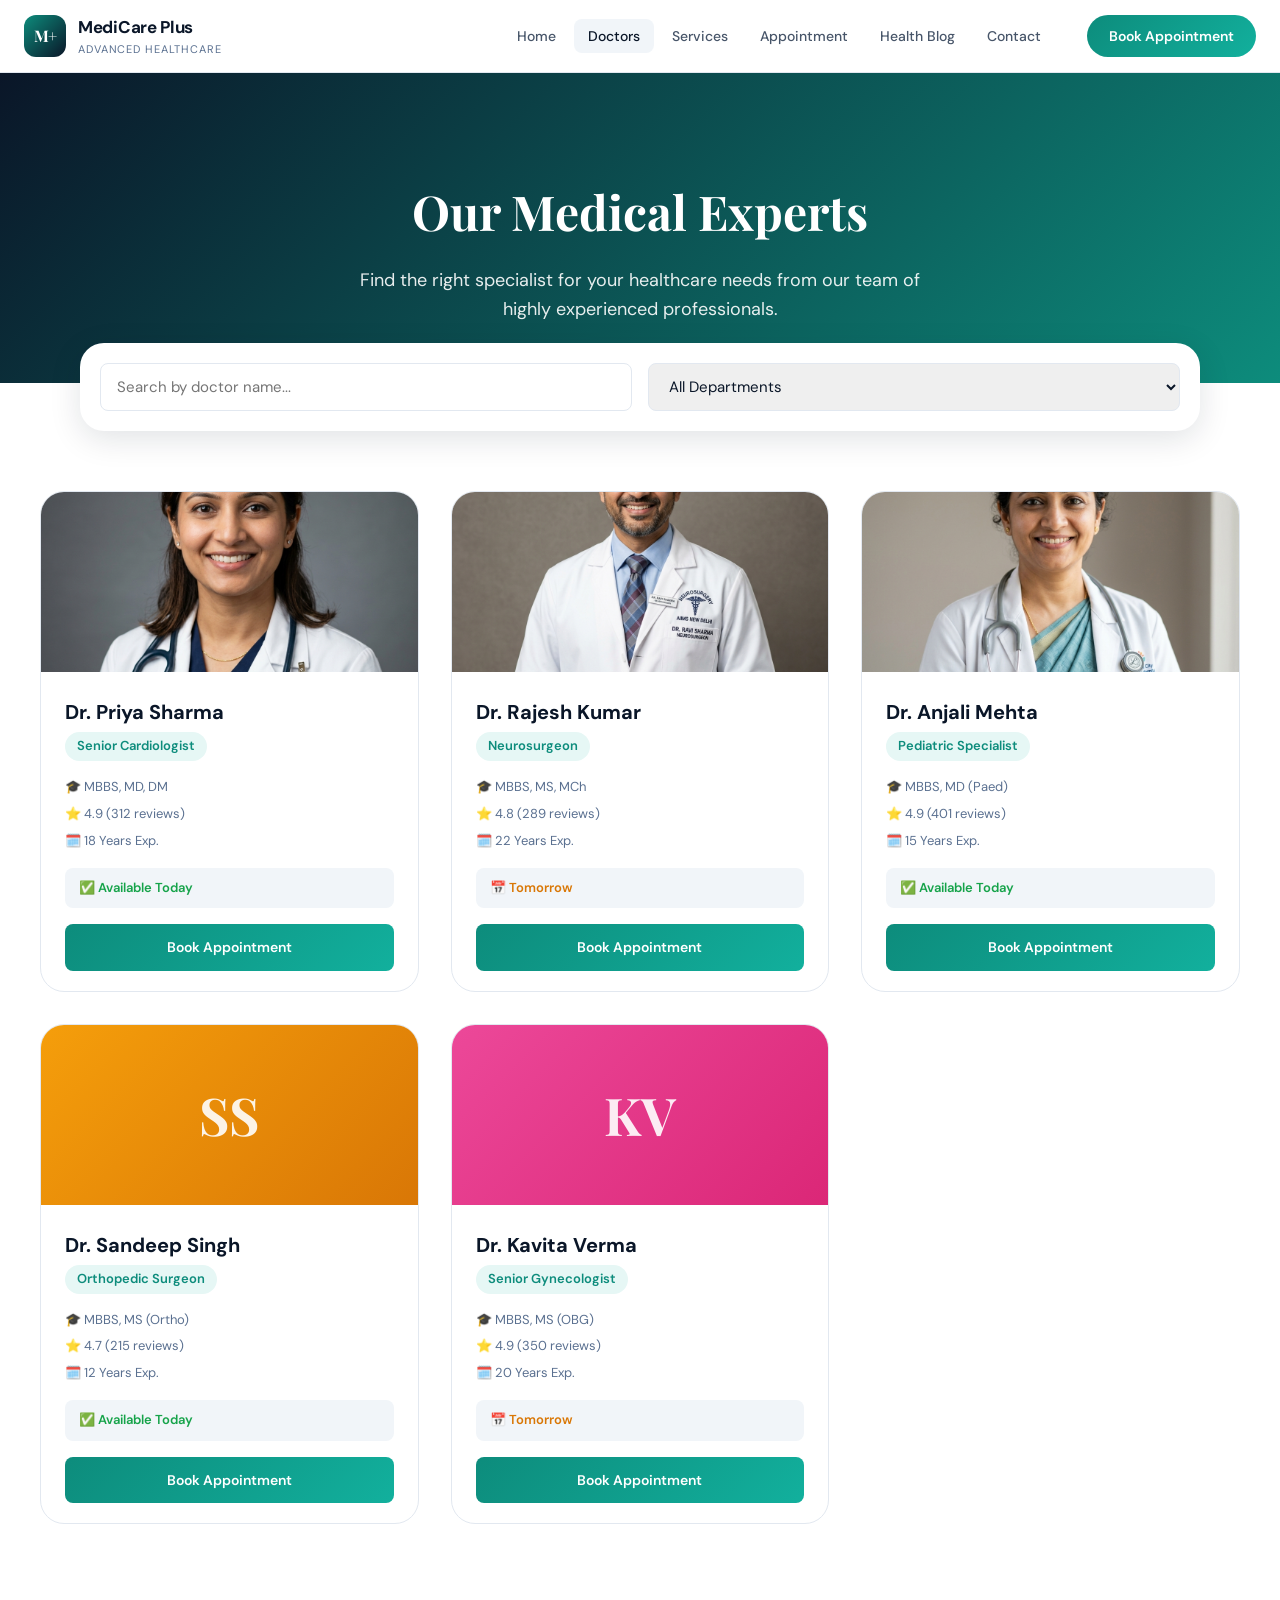
<file: doctors.html>
<!DOCTYPE html>
<html lang="en">
<head>
  <meta charset="UTF-8" />
  <meta name="viewport" content="width=device-width, initial-scale=1.0" />
  <meta name="description" content="Meet the expert doctors and specialists at MediCare Plus Hospital." />
  <title>Our Doctors | MediCare Plus</title>
  <link rel="stylesheet" href="css/styles.css" />
  <link rel="stylesheet" href="css/animations.css" />
  <link rel="preconnect" href="https://fonts.googleapis.com" />
  <link href="https://fonts.googleapis.com/css2?family=Playfair+Display:wght@400;600;700&family=DM+Sans:wght@300;400;500;600&family=DM+Mono:wght@400;500&display=swap" rel="stylesheet" />
  <style>
    .page-header {
      background: linear-gradient(135deg, var(--navy), var(--teal));
      color: white; padding: 100px 24px 60px; text-align: center;
    }
    .page-header h1 { font-family: var(--font-display); font-size: 48px; margin-bottom: 16px; }
    .page-header p { font-size: 18px; opacity: 0.9; max-width: 600px; margin: 0 auto; }
    
    .filter-bar {
      background: white; padding: 20px; border-radius: var(--radius-lg);
      box-shadow: var(--shadow-md); max-width: 100%; margin: -40px 40px 60px;
      display: flex; gap: 16px; position: relative; z-index: 10;
      flex-wrap: wrap;
    }
    .filter-input {
      flex: 1; min-width: 200px;
      padding: 12px 16px; border: 1px solid var(--gray-200);
      border-radius: var(--radius-sm); font-size: 15px;
      font-family: inherit;
    }
    .filter-select {
      flex: 1; min-width: 200px;
      padding: 12px 16px; border: 1px solid var(--gray-200);
      border-radius: var(--radius-sm); font-size: 15px;
      font-family: inherit; color: var(--navy);
    }
    
    .doctors-grid {
      display: grid; grid-template-columns: repeat(auto-fill, minmax(320px, 1fr));
      gap: 32px; margin-bottom: 80px;
    }
    
    @media (max-width: 600px) {
      .page-header { padding: 80px 20px 40px; }
      .page-header h1 { font-size: 32px; }
      .filter-bar { flex-direction: column; margin: -20px 0 40px; }
      .filter-input, .filter-select { width: 100%; min-width: unset; }
      .doctors-grid { grid-template-columns: 1fr; }
    }
  </style>
</head>
<body>

  <!-- Navigation -->
  <nav class="navbar" id="navbar">
    <div class="nav-container">
      <a href="index.html" class="nav-logo">
        <div class="logo-mark">M+</div>
        <div class="logo-text">
          <span class="logo-name">MediCare Plus</span>
          <span class="logo-tagline">Advanced Healthcare</span>
        </div>
      </a>
      <ul class="nav-links" id="navLinks">
        <li><a href="index.html">Home</a></li>
        <li><a href="doctors.html" class="active">Doctors</a></li>
        <li><a href="services.html">Services</a></li>
        <li><a href="appointment.html">Appointment</a></li>
        <li><a href="blog.html">Health Blog</a></li>
        <li><a href="index.html#contact">Contact</a></li>
      </ul>
      <a href="appointment.html" class="nav-cta">Book Appointment</a>
      <button class="nav-hamburger" id="hamburger">
        <span></span><span></span><span></span>
      </button>
    </div>
  </nav>

  <!-- Header -->
  <header class="page-header">
    <h1>Our Medical Experts</h1>
    <p>Find the right specialist for your healthcare needs from our team of highly experienced professionals.</p>
  </header>

  <div class="container">
    <!-- Filter Bar -->
    <div class="filter-bar reveal">
      <input type="text" class="filter-input" id="searchDoc" placeholder="Search by doctor name..." onkeyup="filterDoctors()" />
      <select class="filter-select" id="filterDept" onchange="filterDoctors()">
        <option value="all">All Departments</option>
        <option value="cardiology">Cardiology</option>
        <option value="neurology">Neurology</option>
        <option value="orthopedics">Orthopedics</option>
        <option value="pediatrics">Pediatrics</option>
        <option value="gynecology">Gynecology</option>
      </select>
    </div>

    <!-- Doctors Grid -->
    <div class="doctors-grid" id="doctorsGrid">
      
      <!-- Doctor 1 -->
      <div class="doctor-card reveal" data-name="Priya Sharma" data-dept="cardiology">
        <div class="doc-photo doc-photo-1" style="padding:0;"><img src="assets/doctor_priya.png" alt="Dr. Priya Sharma" style="width: 100%; height: 100%; object-fit: cover;"></div>
        <div class="doc-info">
          <h3>Dr. Priya Sharma</h3>
          <span class="doc-spec">Senior Cardiologist</span>
          <div class="doc-meta">
            <span>🎓 MBBS, MD, DM</span>
            <span>⭐ 4.9 (312 reviews)</span>
            <span>🗓️ 18 Years Exp.</span>
          </div>
          <div class="doc-avail">
            <span class="avail-today">✅ Available Today</span>
          </div>
          <a href="appointment.html?doc=priya-sharma" class="btn-book">Book Appointment</a>
        </div>
      </div>

      <!-- Doctor 2 -->
      <div class="doctor-card reveal" data-name="Rajesh Kumar" data-dept="neurology">
        <div class="doc-photo doc-photo-2" style="padding:0;"><img src="assets/doctor_rajesh.png" alt="Dr. Rajesh Kumar" style="width: 100%; height: 100%; object-fit: cover;"></div>
        <div class="doc-info">
          <h3>Dr. Rajesh Kumar</h3>
          <span class="doc-spec">Neurosurgeon</span>
          <div class="doc-meta">
            <span>🎓 MBBS, MS, MCh</span>
            <span>⭐ 4.8 (289 reviews)</span>
            <span>🗓️ 22 Years Exp.</span>
          </div>
          <div class="doc-avail">
            <span class="avail-tomorrow">📅 Tomorrow</span>
          </div>
          <a href="appointment.html?doc=rajesh-kumar" class="btn-book">Book Appointment</a>
        </div>
      </div>

      <!-- Doctor 3 -->
      <div class="doctor-card reveal" data-name="Anjali Mehta" data-dept="pediatrics">
        <div class="doc-photo doc-photo-3" style="padding:0;"><img src="assets/doctor_anjali.png" alt="Dr. Anjali Mehta" style="width: 100%; height: 100%; object-fit: cover;"></div>
        <div class="doc-info">
          <h3>Dr. Anjali Mehta</h3>
          <span class="doc-spec">Pediatric Specialist</span>
          <div class="doc-meta">
            <span>🎓 MBBS, MD (Paed)</span>
            <span>⭐ 4.9 (401 reviews)</span>
            <span>🗓️ 15 Years Exp.</span>
          </div>
          <div class="doc-avail">
            <span class="avail-today">✅ Available Today</span>
          </div>
          <a href="appointment.html?doc=anjali-mehta" class="btn-book">Book Appointment</a>
        </div>
      </div>

      <!-- Doctor 4 -->
      <div class="doctor-card reveal" data-name="Sandeep Singh" data-dept="orthopedics">
        <div class="doc-photo" style="background: linear-gradient(135deg, #f59e0b, #d97706);"><div class="doc-initials">SS</div></div>
        <div class="doc-info">
          <h3>Dr. Sandeep Singh</h3>
          <span class="doc-spec">Orthopedic Surgeon</span>
          <div class="doc-meta">
            <span>🎓 MBBS, MS (Ortho)</span>
            <span>⭐ 4.7 (215 reviews)</span>
            <span>🗓️ 12 Years Exp.</span>
          </div>
          <div class="doc-avail">
            <span class="avail-today">✅ Available Today</span>
          </div>
          <a href="appointment.html?doc=sandeep-singh" class="btn-book">Book Appointment</a>
        </div>
      </div>
      
      <!-- Doctor 5 -->
      <div class="doctor-card reveal" data-name="Kavita Verma" data-dept="gynecology">
        <div class="doc-photo" style="background: linear-gradient(135deg, #ec4899, #db2777);"><div class="doc-initials">KV</div></div>
        <div class="doc-info">
          <h3>Dr. Kavita Verma</h3>
          <span class="doc-spec">Senior Gynecologist</span>
          <div class="doc-meta">
            <span>🎓 MBBS, MS (OBG)</span>
            <span>⭐ 4.9 (350 reviews)</span>
            <span>🗓️ 20 Years Exp.</span>
          </div>
          <div class="doc-avail">
            <span class="avail-tomorrow">📅 Tomorrow</span>
          </div>
          <a href="appointment.html?doc=kavita-verma" class="btn-book">Book Appointment</a>
        </div>
      </div>

    </div>
  </div>

  <script>
    function filterDoctors() {
      const search = document.getElementById('searchDoc').value.toLowerCase();
      const dept = document.getElementById('filterDept').value;
      const cards = document.querySelectorAll('.doctor-card');
      
      cards.forEach(card => {
        const name = card.getAttribute('data-name').toLowerCase();
        const dDept = card.getAttribute('data-dept');
        
        const matchSearch = name.includes(search);
        const matchDept = dept === 'all' || dDept === dept;
        
        if (matchSearch && matchDept) {
          card.style.display = 'block';
        } else {
          card.style.display = 'none';
        }
      });
    }
  </script>

  <script src="js/main.js"></script>
  <script src="js/animations.js"></script>
</body>
</html>
</file>
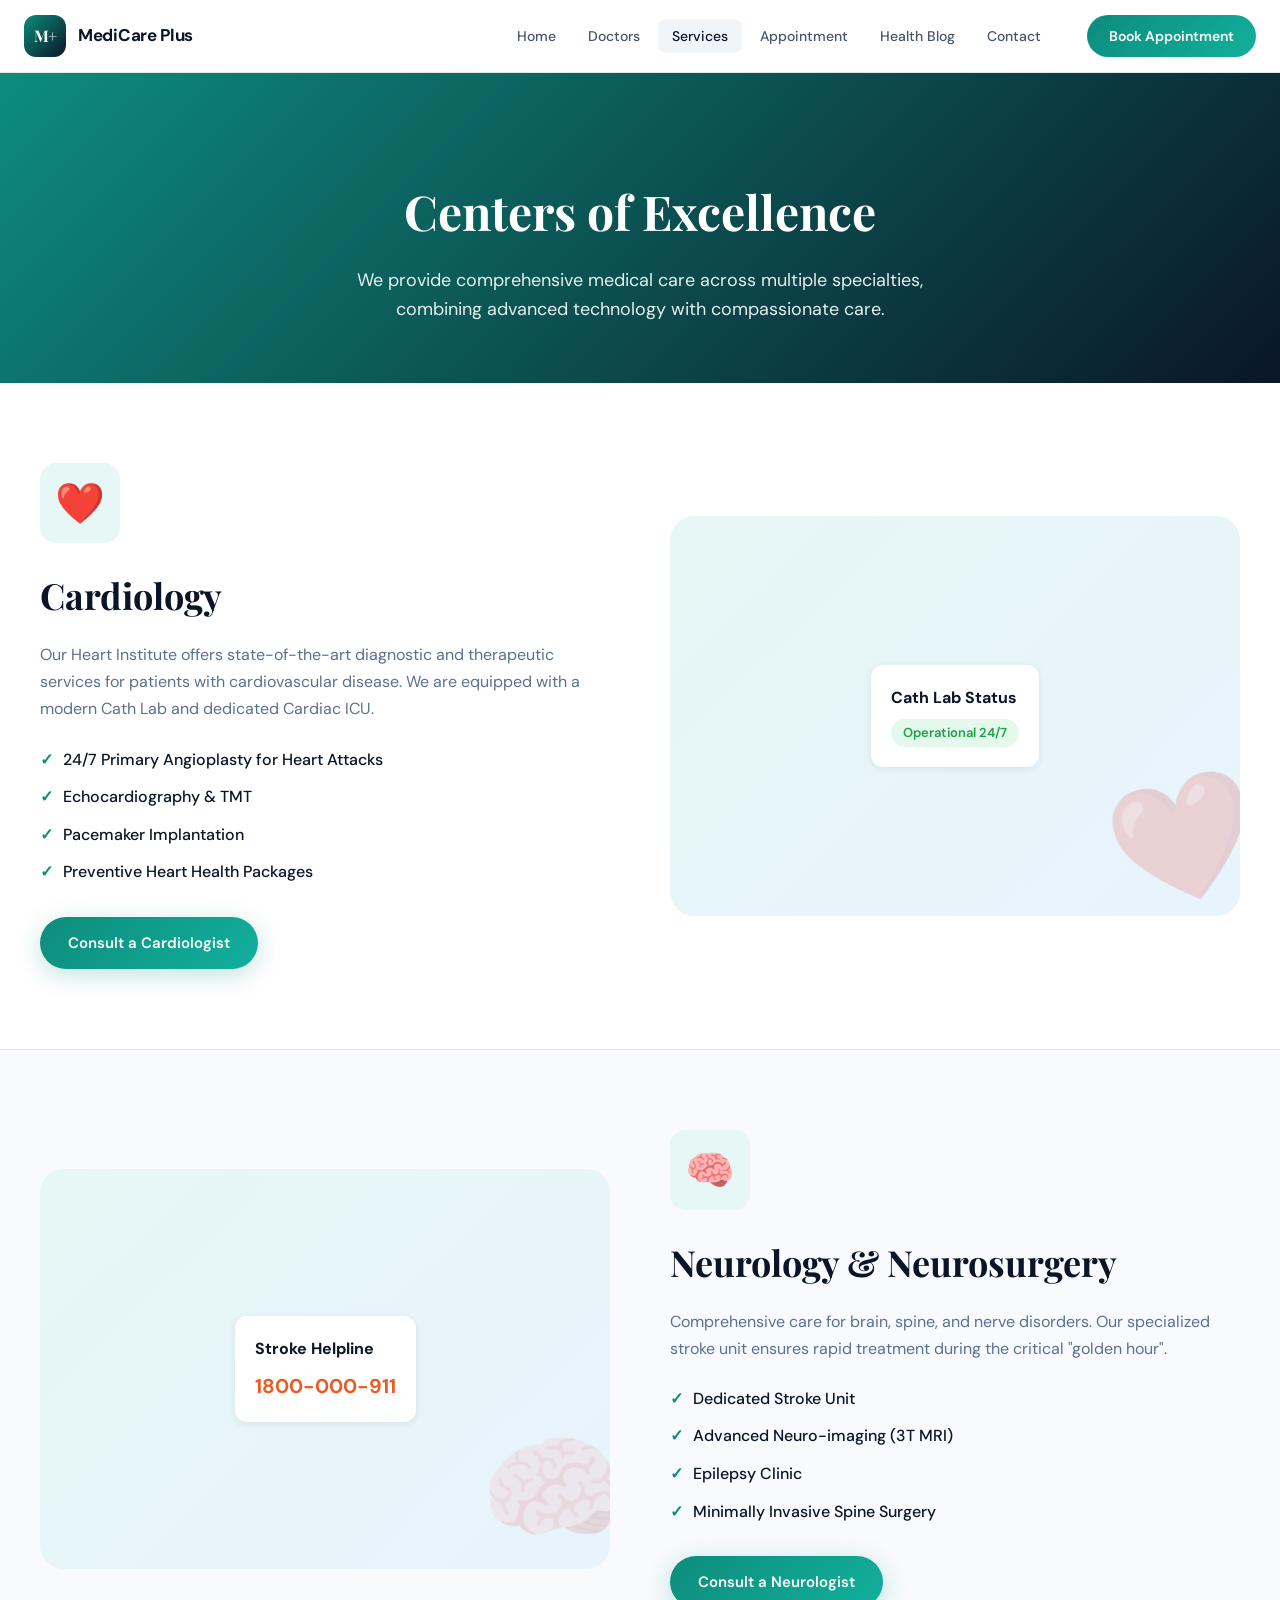
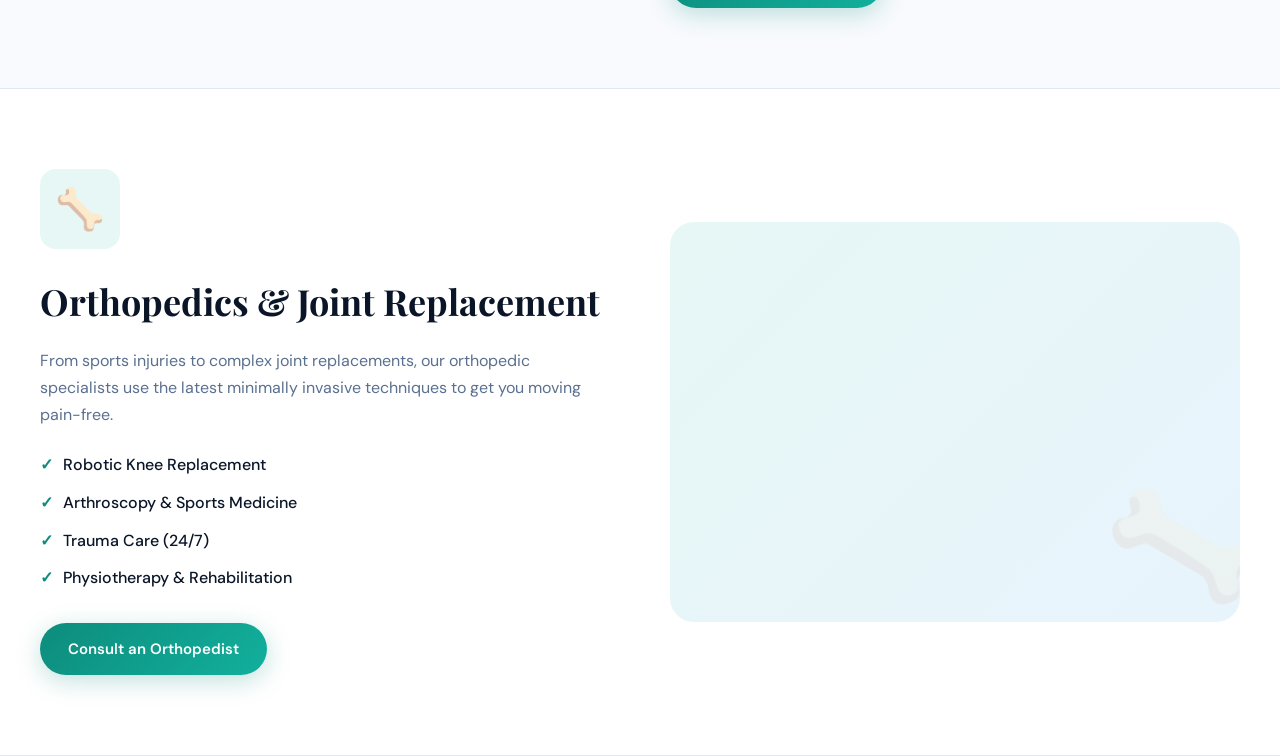
<file: services.html>
<!DOCTYPE html>
<html lang="en">
<head>
  <meta charset="UTF-8" />
  <meta name="viewport" content="width=device-width, initial-scale=1.0" />
  <meta name="description" content="Explore the comprehensive medical departments and services offered at MediCare Plus Hospital." />
  <title>Departments & Services | MediCare Plus</title>
  <link rel="stylesheet" href="css/styles.css" />
  <link rel="stylesheet" href="css/animations.css" />
  <link rel="preconnect" href="https://fonts.googleapis.com" />
  <link href="https://fonts.googleapis.com/css2?family=Playfair+Display:wght@400;600;700&family=DM+Sans:wght@300;400;500;600&family=DM+Mono:wght@400;500&display=swap" rel="stylesheet" />
  <style>
    .page-header {
      background: linear-gradient(135deg, var(--teal), var(--navy));
      color: white; padding: 100px 24px 60px; text-align: center;
    }
    .page-header h1 { font-family: var(--font-display); font-size: 48px; margin-bottom: 16px; }
    .page-header p { font-size: 18px; opacity: 0.9; max-width: 600px; margin: 0 auto; }
    
    .dept-section { padding: 80px 0; border-bottom: 1px solid var(--gray-200); }
    .dept-section:nth-child(even) { background: var(--off-white); }
    
    .dept-container {
      display: grid; grid-template-columns: 1fr 1fr; gap: 60px; align-items: center;
    }
    .dept-container.reverse { direction: rtl; }
    .dept-container.reverse > * { direction: ltr; }

    .dept-icon {
      width: 80px; height: 80px; border-radius: var(--radius-md);
      background: var(--teal-pale); display: flex; align-items: center; justify-content: center;
      font-size: 40px; margin-bottom: 24px;
    }
    .dept-content h2 { font-family: var(--font-display); font-size: 36px; color: var(--navy); margin-bottom: 16px; }
    .dept-content p { color: var(--text-muted); font-size: 16px; line-height: 1.7; margin-bottom: 24px; }
    
    .dept-features { list-style: none; margin-bottom: 32px; }
    .dept-features li { display: flex; align-items: center; gap: 10px; margin-bottom: 12px; color: var(--navy); font-weight: 500; }
    .dept-features li::before { content: '✓'; color: var(--teal); font-weight: 700; }
    
    .dept-visual {
      background: linear-gradient(135deg, var(--teal-pale), #e8f4fd);
      border-radius: var(--radius-lg); height: 400px;
      display: flex; align-items: center; justify-content: center;
      position: relative; overflow: hidden;
    }
    .dept-visual-icon { font-size: 120px; opacity: 0.2; position: absolute; right: -20px; bottom: -20px; transform: rotate(-15deg); }
    
    @media (max-width: 900px) {
      .dept-container { grid-template-columns: 1fr; gap: 40px; }
      .dept-container.reverse { direction: ltr; }
      .dept-visual { height: 300px; }
    }
    @media (max-width: 600px) {
      .page-header { padding: 80px 20px 40px; }
      .page-header h1 { font-size: 32px; }
      .dept-content h2 { font-size: 28px; }
      .dept-section { padding: 50px 0; }
    }
  </style>
</head>
<body>

  <!-- Navigation -->
  <nav class="navbar" id="navbar">
    <div class="nav-container">
      <a href="index.html" class="nav-logo">
        <div class="logo-mark">M+</div>
        <div class="logo-text">
          <span class="logo-name">MediCare Plus</span>
        </div>
      </a>
      <ul class="nav-links" id="navLinks">
        <li><a href="index.html">Home</a></li>
        <li><a href="doctors.html">Doctors</a></li>
        <li><a href="services.html" class="active">Services</a></li>
        <li><a href="appointment.html">Appointment</a></li>
        <li><a href="blog.html">Health Blog</a></li>
        <li><a href="index.html#contact">Contact</a></li>
      </ul>
      <a href="appointment.html" class="nav-cta">Book Appointment</a>
      <button class="nav-hamburger" id="hamburger">
        <span></span><span></span><span></span>
      </button>
    </div>
  </nav>

  <!-- Header -->
  <header class="page-header">
    <h1>Centers of Excellence</h1>
    <p>We provide comprehensive medical care across multiple specialties, combining advanced technology with compassionate care.</p>
  </header>

  <!-- Cardiology -->
  <section class="dept-section" id="cardiology">
    <div class="container dept-container">
      <div class="dept-content reveal">
        <div class="dept-icon">❤️</div>
        <h2>Cardiology</h2>
        <p>Our Heart Institute offers state-of-the-art diagnostic and therapeutic services for patients with cardiovascular disease. We are equipped with a modern Cath Lab and dedicated Cardiac ICU.</p>
        <ul class="dept-features">
          <li>24/7 Primary Angioplasty for Heart Attacks</li>
          <li>Echocardiography & TMT</li>
          <li>Pacemaker Implantation</li>
          <li>Preventive Heart Health Packages</li>
        </ul>
        <a href="appointment.html?dept=cardiology" class="btn-primary">Consult a Cardiologist</a>
      </div>
      <div class="dept-visual reveal">
        <div class="dept-visual-icon">❤️</div>
        <div style="background: white; padding: 20px; border-radius: 12px; box-shadow: var(--shadow-sm); z-index: 1;">
          <h4 style="color: var(--navy); margin-bottom: 8px;">Cath Lab Status</h4>
          <span style="display: inline-block; padding: 4px 12px; background: #e6f7eb; color: #16a34a; border-radius: 20px; font-size: 13px; font-weight: 600;">Operational 24/7</span>
        </div>
      </div>
    </div>
  </section>

  <!-- Neurology -->
  <section class="dept-section" id="neurology">
    <div class="container dept-container reverse">
      <div class="dept-content reveal">
        <div class="dept-icon">🧠</div>
        <h2>Neurology & Neurosurgery</h2>
        <p>Comprehensive care for brain, spine, and nerve disorders. Our specialized stroke unit ensures rapid treatment during the critical "golden hour".</p>
        <ul class="dept-features">
          <li>Dedicated Stroke Unit</li>
          <li>Advanced Neuro-imaging (3T MRI)</li>
          <li>Epilepsy Clinic</li>
          <li>Minimally Invasive Spine Surgery</li>
        </ul>
        <a href="appointment.html?dept=neurology" class="btn-primary">Consult a Neurologist</a>
      </div>
      <div class="dept-visual reveal">
        <div class="dept-visual-icon">🧠</div>
        <div style="background: white; padding: 20px; border-radius: 12px; box-shadow: var(--shadow-sm); z-index: 1;">
          <h4 style="color: var(--navy); margin-bottom: 8px;">Stroke Helpline</h4>
          <strong style="color: var(--accent); font-size: 20px;">1800-000-911</strong>
        </div>
      </div>
    </div>
  </section>

  <!-- Orthopedics -->
  <section class="dept-section" id="orthopedics">
    <div class="container dept-container">
      <div class="dept-content reveal">
        <div class="dept-icon">🦴</div>
        <h2>Orthopedics & Joint Replacement</h2>
        <p>From sports injuries to complex joint replacements, our orthopedic specialists use the latest minimally invasive techniques to get you moving pain-free.</p>
        <ul class="dept-features">
          <li>Robotic Knee Replacement</li>
          <li>Arthroscopy & Sports Medicine</li>
          <li>Trauma Care (24/7)</li>
          <li>Physiotherapy & Rehabilitation</li>
        </ul>
        <a href="appointment.html?dept=orthopedics" class="btn-primary">Consult an Orthopedist</a>
      </div>
      <div class="dept-visual reveal">
        <div class="dept-visual-icon">🦴</div>
      </div>
    </div>
  </section>

  <script src="js/main.js"></script>
  <script src="js/animations.js"></script>
</body>
</html>
</file>
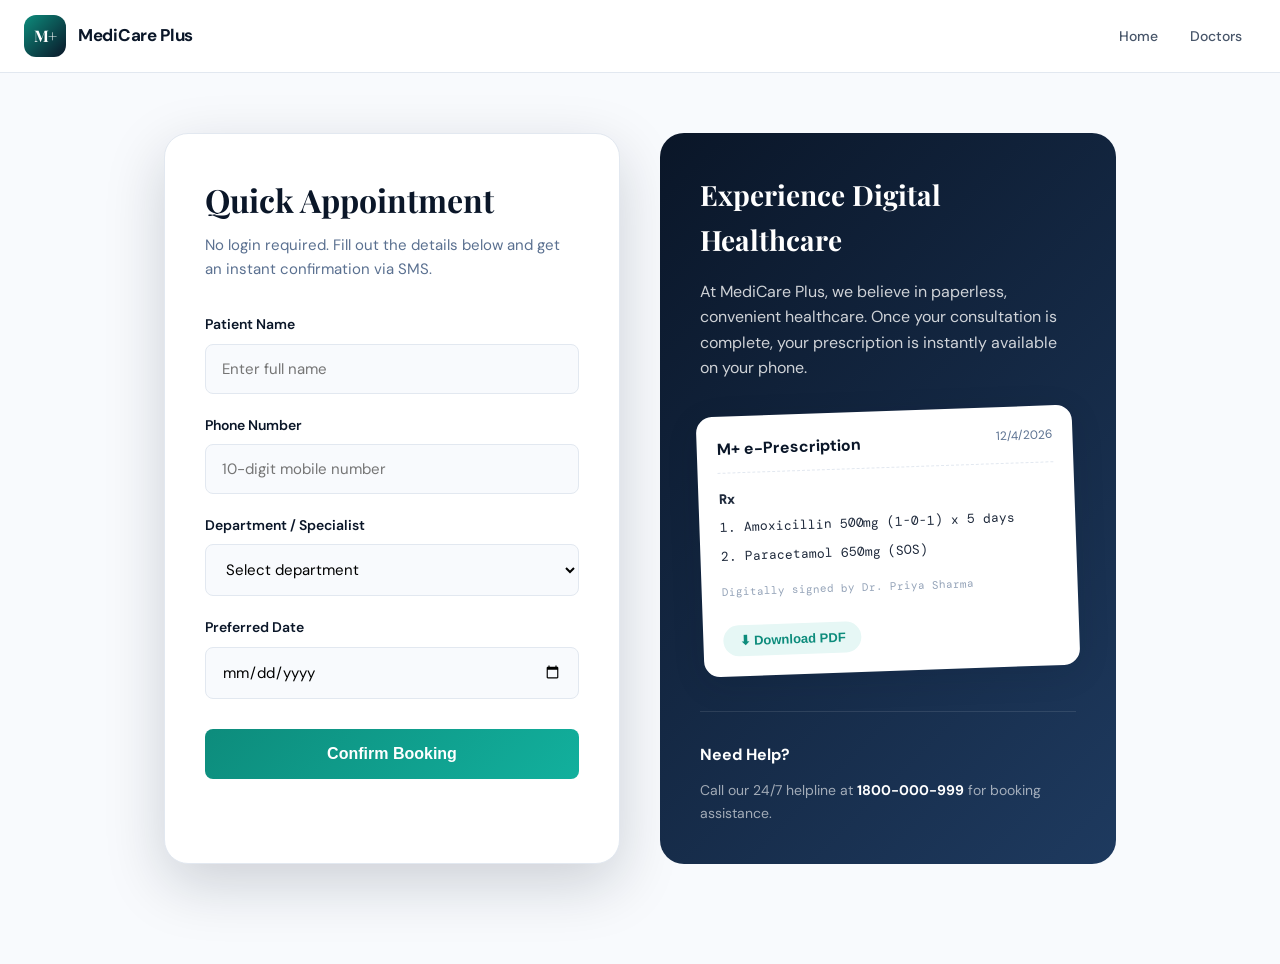
<file: assets/appointment.html>
<!DOCTYPE html>
<html lang="en">
<head>
  <meta charset="UTF-8" />
  <meta name="viewport" content="width=device-width, initial-scale=1.0" />
  <title>Book Appointment | MediCare Plus</title>
  <link rel="stylesheet" href="../css/styles.css" />
  <link rel="stylesheet" href="../css/animations.css" />
  <link rel="preconnect" href="https://fonts.googleapis.com" />
  <link href="https://fonts.googleapis.com/css2?family=Playfair+Display:wght@400;600;700&family=DM+Sans:wght@300;400;500;600&family=DM+Mono:wght@400;500&display=swap" rel="stylesheet" />
  <style>
    body { background: var(--off-white); }
    .apt-container {
      max-width: 1000px; margin: 60px auto 100px;
      display: grid; grid-template-columns: 1fr 1fr;
      gap: 40px; padding: 0 24px;
    }
    
    /* Form Styles */
    .apt-card {
      background: white; border-radius: var(--radius-lg);
      padding: 40px; box-shadow: var(--shadow-lg);
      border: 1px solid var(--gray-200);
    }
    .apt-card h2 { font-family: var(--font-display); font-size: 32px; color: var(--navy); margin-bottom: 8px; }
    .apt-card p { color: var(--text-muted); margin-bottom: 32px; font-size: 15px; }
    
    .form-group { margin-bottom: 20px; }
    .form-label { display: block; font-size: 14px; font-weight: 600; color: var(--navy); margin-bottom: 8px; }
    .form-control {
      width: 100%; padding: 14px 16px;
      border: 1px solid var(--gray-200); border-radius: var(--radius-sm);
      font-family: inherit; font-size: 15px; transition: var(--transition);
      background: var(--off-white);
    }
    .form-control:focus {
      outline: none; border-color: var(--teal);
      background: white; box-shadow: 0 0 0 4px var(--teal-pale);
    }
    
    .btn-submit {
      width: 100%; background: linear-gradient(135deg, var(--teal), var(--teal-light));
      color: white; padding: 16px; border: none; border-radius: var(--radius-sm);
      font-size: 16px; font-weight: 700; cursor: pointer; transition: var(--transition);
      margin-top: 10px;
    }
    .btn-submit:hover { transform: translateY(-2px); box-shadow: 0 8px 24px rgba(13,140,124,0.3); }

    /* Success State */
    .success-state { display: none; text-align: center; padding: 40px 20px; animation: fadeInUp 0.5s ease; }
    .success-icon {
      width: 80px; height: 80px; background: #2ecc71; color: white;
      border-radius: 50%; display: flex; align-items: center; justify-content: center;
      font-size: 40px; margin: 0 auto 24px;
    }

    /* Demo Panel */
    .demo-panel {
      background: linear-gradient(135deg, var(--navy), var(--navy-light));
      border-radius: var(--radius-lg); padding: 40px;
      color: white; position: relative; overflow: hidden;
    }
    .demo-panel h3 { font-family: var(--font-display); font-size: 28px; margin-bottom: 16px; }
    .demo-panel p { color: rgba(255,255,255,0.8); margin-bottom: 30px; line-height: 1.6; }
    
    /* Prescription UI Mockup */
    .rx-mock {
      background: white; border-radius: var(--radius-md); padding: 20px;
      color: var(--text); box-shadow: var(--shadow-md);
      transform: rotate(-2deg); transition: var(--transition);
    }
    .rx-mock:hover { transform: rotate(0) translateY(-5px); }
    .rx-header { display: flex; justify-content: space-between; border-bottom: 1px dashed var(--gray-200); padding-bottom: 10px; margin-bottom: 16px; }
    .rx-logo { font-weight: 700; color: var(--navy); }
    .rx-date { font-size: 12px; color: var(--text-muted); }
    .rx-body { font-family: var(--font-mono); font-size: 13px; color: var(--gray-800); }
    .rx-body div { margin-bottom: 8px; }
    .rx-btn {
      display: inline-flex; align-items: center; gap: 8px;
      background: var(--teal-pale); color: var(--teal);
      padding: 8px 16px; border-radius: var(--radius-full);
      font-size: 13px; font-weight: 600; margin-top: 16px;
      text-decoration: none; cursor: pointer; border: none;
    }

    @media (max-width: 900px) {
      .apt-container { grid-template-columns: 1fr; }
    }
  </style>
</head>
<body>

  <!-- Navigation -->
  <nav class="navbar" id="navbar">
    <div class="nav-container">
      <a href="index.html" class="nav-logo">
        <div class="logo-mark">M+</div>
        <div class="logo-text">
          <span class="logo-name">MediCare Plus</span>
        </div>
      </a>
      <ul class="nav-links">
        <li><a href="index.html">Home</a></li>
        <li><a href="doctors.html">Doctors</a></li>
      </ul>
    </div>
  </nav>

  <div class="apt-container">
    <!-- Form Side -->
    <div class="apt-card reveal">
      <div id="aptFormWrap">
        <h2>Quick Appointment</h2>
        <p>No login required. Fill out the details below and get an instant confirmation via SMS.</p>
        
        <form id="appointmentForm" onsubmit="handleBooking(event)">
          <div class="form-group">
            <label class="form-label">Patient Name</label>
            <input type="text" class="form-control" required placeholder="Enter full name" />
          </div>
          <div class="form-group">
            <label class="form-label">Phone Number</label>
            <input type="tel" class="form-control" required placeholder="10-digit mobile number" pattern="[0-9]{10}" />
          </div>
          <div class="form-group">
            <label class="form-label">Department / Specialist</label>
            <select class="form-control" required>
              <option value="" disabled selected>Select department</option>
              <option value="cardiology">Cardiology (Dr. Priya Sharma)</option>
              <option value="neurology">Neurology (Dr. Rajesh Kumar)</option>
              <option value="pediatrics">Pediatrics (Dr. Anjali Mehta)</option>
              <option value="orthopedics">Orthopedics (Dr. Sandeep Singh)</option>
            </select>
          </div>
          <div class="form-group">
            <label class="form-label">Preferred Date</label>
            <input type="date" class="form-control" required id="aptDate" />
          </div>
          <button type="submit" class="btn-submit" id="submitBtn">Confirm Booking</button>
        </form>
      </div>

      <!-- Success State -->
      <div class="success-state" id="successState">
        <div class="success-icon pulse-effect">✓</div>
        <h2 style="font-family: var(--font-display); color: var(--navy); margin-bottom: 10px;">Booking Confirmed!</h2>
        <p style="color: var(--text-muted); font-size: 16px; margin-bottom: 24px;">
          Your appointment has been successfully scheduled. We have sent a confirmation SMS to your phone number.
        </p>
        <button onclick="window.location.reload()" class="btn-outline-dark">Book Another</button>
      </div>
    </div>

    <!-- Demo Side -->
    <div class="demo-panel reveal stagger-1">
      <h3>Experience Digital Healthcare</h3>
      <p>At MediCare Plus, we believe in paperless, convenient healthcare. Once your consultation is complete, your prescription is instantly available on your phone.</p>
      
      <div class="rx-mock">
        <div class="rx-header">
          <span class="rx-logo">M+ e-Prescription</span>
          <span class="rx-date" id="demoDate">Today</span>
        </div>
        <div class="rx-body">
          <div><strong>Rx</strong></div>
          <div>1. Amoxicillin 500mg (1-0-1) x 5 days</div>
          <div>2. Paracetamol 650mg (SOS)</div>
          <div style="margin-top: 16px; font-size: 11px; color: var(--gray-400);">Digitally signed by Dr. Priya Sharma</div>
        </div>
        <button class="rx-btn" onclick="downloadDemo()">⬇ Download PDF</button>
      </div>

      <div style="margin-top: 40px; padding-top: 30px; border-top: 1px solid rgba(255,255,255,0.1);">
        <h4 style="font-size: 16px; margin-bottom: 12px;">Need Help?</h4>
        <p style="font-size: 14px; margin: 0; color: rgba(255,255,255,0.6);">Call our 24/7 helpline at <strong style="color: white;">1800-000-999</strong> for booking assistance.</p>
      </div>
    </div>
  </div>

  <script>
    // Set min date to today
    document.getElementById('aptDate').min = new Date().toISOString().split("T")[0];
    
    // Set demo date
    document.getElementById('demoDate').innerText = new Date().toLocaleDateString();

    function handleBooking(e) {
      e.preventDefault();
      const btn = document.getElementById('submitBtn');
      btn.innerHTML = 'Processing...';
      btn.style.opacity = '0.8';

      // Simulate API call
      setTimeout(() => {
        document.getElementById('aptFormWrap').style.display = 'none';
        document.getElementById('successState').style.display = 'block';
      }, 1200);
    }

    function downloadDemo() {
      alert("This is a demo. In the real app, this would download a secure PDF of your prescription.");
    }

    // Auto-select department from URL
    const urlParams = new URLSearchParams(window.location.search);
    const dept = urlParams.get('dept');
    if (dept) {
      const select = document.querySelector('select');
      for(let i=0; i<select.options.length; i++) {
        if(select.options[i].value === dept) {
          select.selectedIndex = i;
          break;
        }
      }
    }
  </script>

  <script src="../js/animations.js"></script>
</body>
</html>
</file>
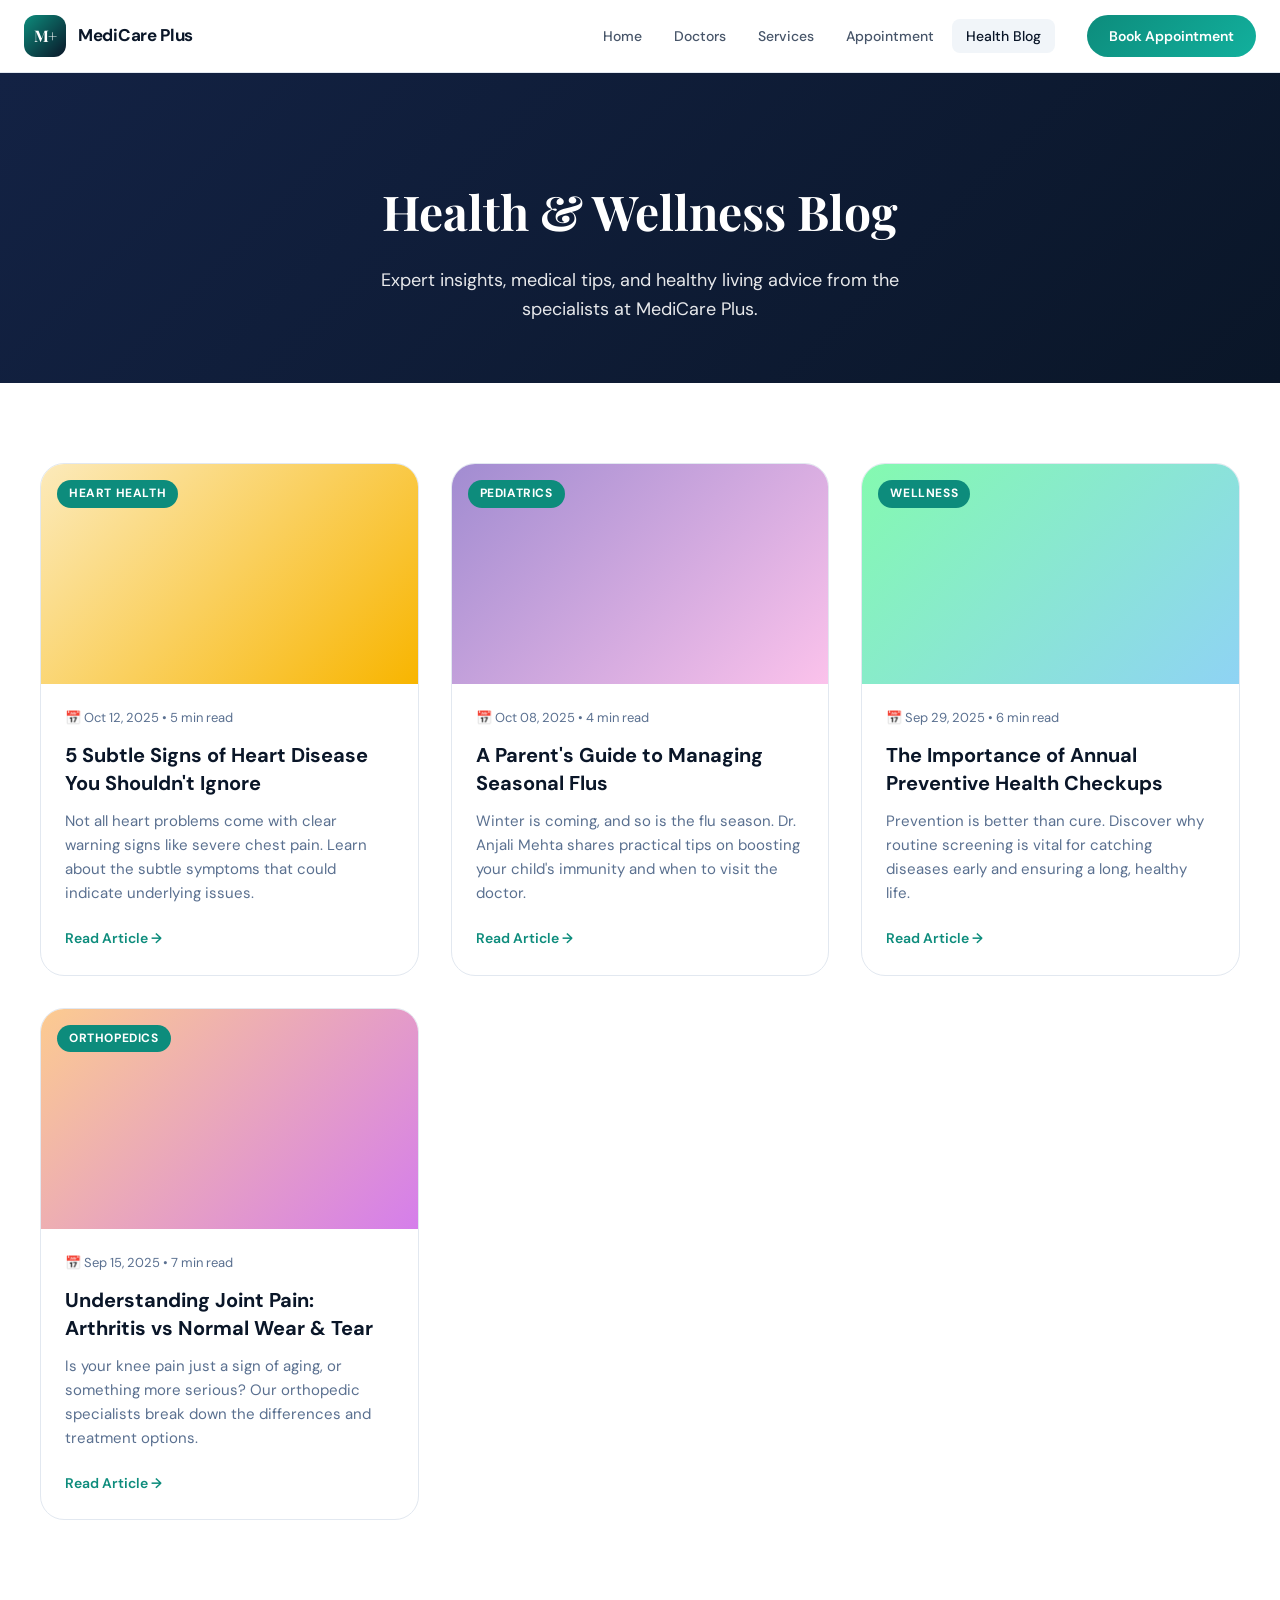
<file: assets/blog.html>
<!DOCTYPE html>
<html lang="en">
<head>
  <meta charset="UTF-8" />
  <meta name="viewport" content="width=device-width, initial-scale=1.0" />
  <meta name="description" content="Read the latest health tips, medical news, and wellness advice from the experts at MediCare Plus." />
  <title>Health Blog | MediCare Plus</title>
  <link rel="stylesheet" href="../css/styles.css" />
  <link rel="stylesheet" href="../css/animations.css" />
  <link rel="preconnect" href="https://fonts.googleapis.com" />
  <link href="https://fonts.googleapis.com/css2?family=Playfair+Display:wght@400;600;700&family=DM+Sans:wght@300;400;500;600&family=DM+Mono:wght@400;500&display=swap" rel="stylesheet" />
  <style>
    .page-header {
      background: linear-gradient(135deg, var(--navy-mid), var(--navy));
      color: white; padding: 100px 24px 60px; text-align: center;
    }
    .page-header h1 { font-family: var(--font-display); font-size: 48px; margin-bottom: 16px; }
    .page-header p { font-size: 18px; opacity: 0.9; max-width: 600px; margin: 0 auto; }
    
    .blog-grid {
      display: grid; grid-template-columns: repeat(auto-fill, minmax(340px, 1fr));
      gap: 32px; padding: 80px 0;
    }
    
    .blog-card {
      background: white; border-radius: var(--radius-lg);
      overflow: hidden; border: 1px solid var(--gray-200);
      transition: var(--transition);
    }
    .blog-card:hover { transform: translateY(-8px); box-shadow: var(--shadow-lg); }
    
    .blog-img {
      height: 220px; background: var(--gray-200);
      position: relative;
    }
    .blog-category {
      position: absolute; top: 16px; left: 16px;
      background: var(--teal); color: white;
      padding: 4px 12px; border-radius: var(--radius-full);
      font-size: 12px; font-weight: 700; letter-spacing: 0.05em; text-transform: uppercase;
    }
    
    .blog-content { padding: 24px; }
    .blog-meta { font-size: 13px; color: var(--text-muted); margin-bottom: 12px; }
    .blog-title { font-size: 20px; font-weight: 700; color: var(--navy); margin-bottom: 12px; line-height: 1.4; }
    .blog-excerpt { font-size: 15px; color: var(--text-muted); line-height: 1.6; margin-bottom: 20px; }
    .blog-link { font-weight: 600; color: var(--teal); font-size: 14px; transition: var(--transition); }
    .blog-link:hover { letter-spacing: 0.5px; }

    /* Gradients for image placeholders */
    .bg-1 { background: linear-gradient(135deg, #fceabb, #f8b500); }
    .bg-2 { background: linear-gradient(135deg, #a18cd1, #fbc2eb); }
    .bg-3 { background: linear-gradient(135deg, #84fab0, #8fd3f4); }
    .bg-4 { background: linear-gradient(135deg, #fccb90, #d57eeb); }

  </style>
</head>
<body>

  <!-- Navigation -->
  <nav class="navbar" id="navbar">
    <div class="nav-container">
      <a href="index.html" class="nav-logo">
        <div class="logo-mark">M+</div>
        <div class="logo-text">
          <span class="logo-name">MediCare Plus</span>
        </div>
      </a>
      <ul class="nav-links" id="navLinks">
        <li><a href="index.html">Home</a></li>
        <li><a href="./doctors.html">Doctors</a></li>
        <li><a href="./services.html">Services</a></li>
        <li><a href="./appointment.html">Appointment</a></li>
        <li><a href="./blog.html" class="active">Health Blog</a></li>
      </ul>
      <a href="./appointment.html" class="nav-cta">Book Appointment</a>
    </div>
  </nav>

  <!-- Header -->
  <header class="page-header">
    <h1>Health & Wellness Blog</h1>
    <p>Expert insights, medical tips, and healthy living advice from the specialists at MediCare Plus.</p>
  </header>

  <div class="container">
    <div class="blog-grid">
      
      <!-- Post 1 -->
      <article class="blog-card reveal">
        <div class="blog-img bg-1">
          <span class="blog-category">Heart Health</span>
        </div>
        <div class="blog-content">
          <div class="blog-meta">📅 Oct 12, 2025 • 5 min read</div>
          <h2 class="blog-title">5 Subtle Signs of Heart Disease You Shouldn't Ignore</h2>
          <p class="blog-excerpt">Not all heart problems come with clear warning signs like severe chest pain. Learn about the subtle symptoms that could indicate underlying issues.</p>
          <a href="#" class="blog-link">Read Article →</a>
        </div>
      </article>

      <!-- Post 2 -->
      <article class="blog-card reveal stagger-1">
        <div class="blog-img bg-2">
          <span class="blog-category">Pediatrics</span>
        </div>
        <div class="blog-content">
          <div class="blog-meta">📅 Oct 08, 2025 • 4 min read</div>
          <h2 class="blog-title">A Parent's Guide to Managing Seasonal Flus</h2>
          <p class="blog-excerpt">Winter is coming, and so is the flu season. Dr. Anjali Mehta shares practical tips on boosting your child's immunity and when to visit the doctor.</p>
          <a href="#" class="blog-link">Read Article →</a>
        </div>
      </article>

      <!-- Post 3 -->
      <article class="blog-card reveal stagger-2">
        <div class="blog-img bg-3">
          <span class="blog-category">Wellness</span>
        </div>
        <div class="blog-content">
          <div class="blog-meta">📅 Sep 29, 2025 • 6 min read</div>
          <h2 class="blog-title">The Importance of Annual Preventive Health Checkups</h2>
          <p class="blog-excerpt">Prevention is better than cure. Discover why routine screening is vital for catching diseases early and ensuring a long, healthy life.</p>
          <a href="#" class="blog-link">Read Article →</a>
        </div>
      </article>

      <!-- Post 4 -->
      <article class="blog-card reveal">
        <div class="blog-img bg-4">
          <span class="blog-category">Orthopedics</span>
        </div>
        <div class="blog-content">
          <div class="blog-meta">📅 Sep 15, 2025 • 7 min read</div>
          <h2 class="blog-title">Understanding Joint Pain: Arthritis vs Normal Wear & Tear</h2>
          <p class="blog-excerpt">Is your knee pain just a sign of aging, or something more serious? Our orthopedic specialists break down the differences and treatment options.</p>
          <a href="#" class="blog-link">Read Article →</a>
        </div>
      </article>

    </div>
  </div>

  <script src="../js/main.js"></script>
  <script src="../js/animations.js"></script>
</body>
</html>
</file>
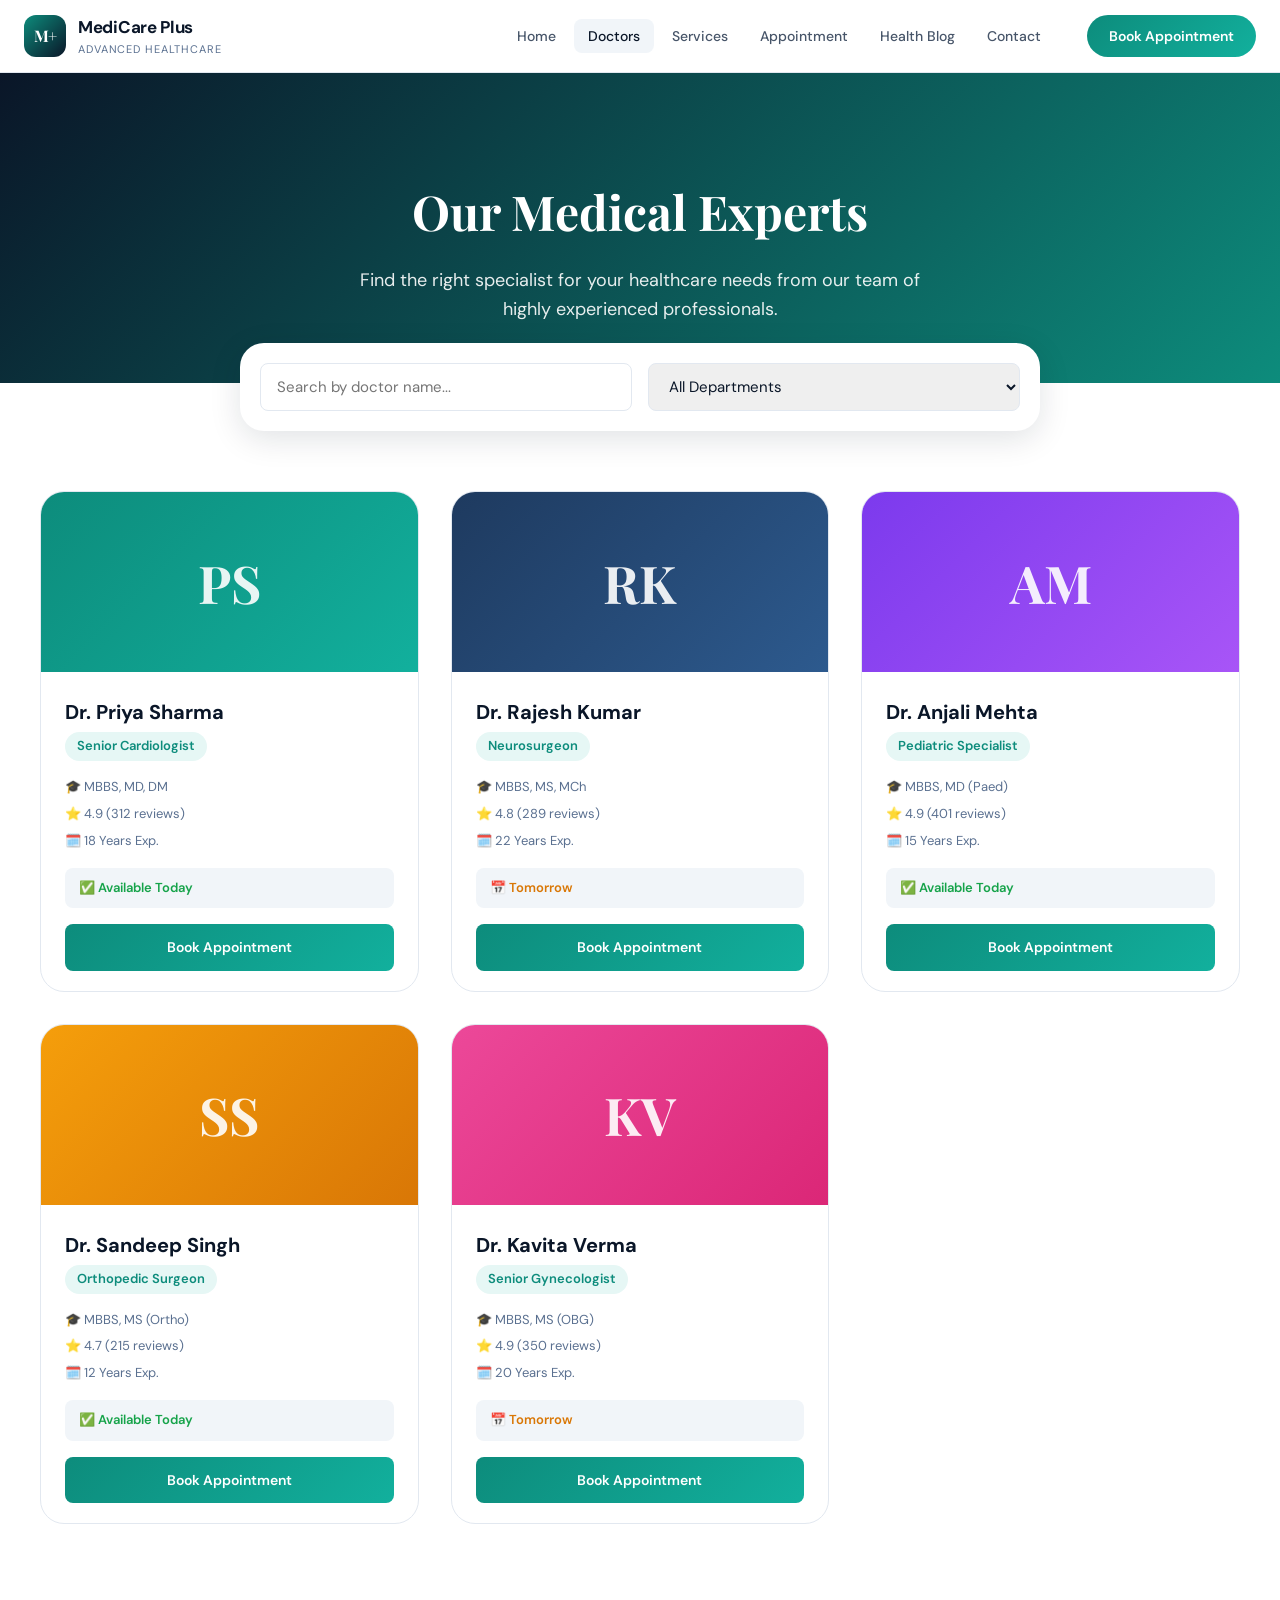
<file: assets/doctors.html>
<!DOCTYPE html>
<html lang="en">
<head>
  <meta charset="UTF-8" />
  <meta name="viewport" content="width=device-width, initial-scale=1.0" />
  <meta name="description" content="Meet the expert doctors and specialists at MediCare Plus Hospital." />
  <title>Our Doctors | MediCare Plus</title>
  <link rel="stylesheet" href="../css/styles.css" />
  <link rel="stylesheet" href="../css/animations.css" />
  <link rel="preconnect" href="https://fonts.googleapis.com" />
  <link href="https://fonts.googleapis.com/css2?family=Playfair+Display:wght@400;600;700&family=DM+Sans:wght@300;400;500;600&family=DM+Mono:wght@400;500&display=swap" rel="stylesheet" />
  <style>
    .page-header {
      background: linear-gradient(135deg, var(--navy), var(--teal));
      color: white; padding: 100px 24px 60px; text-align: center;
    }
    .page-header h1 { font-family: var(--font-display); font-size: 48px; margin-bottom: 16px; }
    .page-header p { font-size: 18px; opacity: 0.9; max-width: 600px; margin: 0 auto; }
    
    .filter-bar {
      background: white; padding: 20px; border-radius: var(--radius-lg);
      box-shadow: var(--shadow-md); max-width: 800px; margin: -40px auto 60px;
      display: flex; gap: 16px; position: relative; z-index: 10;
      flex-wrap: wrap;
    }
    .filter-input {
      flex: 1; min-width: 200px;
      padding: 12px 16px; border: 1px solid var(--gray-200);
      border-radius: var(--radius-sm); font-size: 15px;
      font-family: inherit;
    }
    .filter-select {
      flex: 1; min-width: 200px;
      padding: 12px 16px; border: 1px solid var(--gray-200);
      border-radius: var(--radius-sm); font-size: 15px;
      font-family: inherit; color: var(--navy);
    }
    
    .doctors-grid {
      display: grid; grid-template-columns: repeat(auto-fill, minmax(320px, 1fr));
      gap: 32px; margin-bottom: 80px;
    }
  </style>
</head>
<body>

  <!-- Navigation -->
  <nav class="navbar" id="navbar">
    <div class="nav-container">
      <a href="index.html" class="nav-logo">
        <div class="logo-mark">M+</div>
        <div class="logo-text">
          <span class="logo-name">MediCare Plus</span>
          <span class="logo-tagline">Advanced Healthcare</span>
        </div>
      </a>
      <ul class="nav-links" id="navLinks">
        <li><a href="./index.html">Home</a></li>
        <li><a href="./doctors.html" class="active">Doctors</a></li>
        <li><a href="./services.html">Services</a></li>
        <li><a href="./appointment.html">Appointment</a></li>
        <li><a href="./blog.html">Health Blog</a></li>
        <li><a href="./index.html#contact">Contact</a></li>
      </ul>
      <a href="./appointment.html" class="nav-cta">Book Appointment</a>
    </div>
  </nav>

  <!-- Header -->
  <header class="page-header">
    <h1>Our Medical Experts</h1>
    <p>Find the right specialist for your healthcare needs from our team of highly experienced professionals.</p>
  </header>

  <div class="container">
    <!-- Filter Bar -->
    <div class="filter-bar reveal">
      <input type="text" class="filter-input" id="searchDoc" placeholder="Search by doctor name..." onkeyup="filterDoctors()" />
      <select class="filter-select" id="filterDept" onchange="filterDoctors()">
        <option value="all">All Departments</option>
        <option value="cardiology">Cardiology</option>
        <option value="neurology">Neurology</option>
        <option value="orthopedics">Orthopedics</option>
        <option value="pediatrics">Pediatrics</option>
        <option value="gynecology">Gynecology</option>
      </select>
    </div>

    <!-- Doctors Grid -->
    <div class="doctors-grid" id="doctorsGrid">
      
      <!-- Doctor 1 -->
      <div class="doctor-card reveal" data-name="Priya Sharma" data-dept="cardiology">
        <div class="doc-photo doc-photo-1"><div class="doc-initials">PS</div></div>
        <div class="doc-info">
          <h3>Dr. Priya Sharma</h3>
          <span class="doc-spec">Senior Cardiologist</span>
          <div class="doc-meta">
            <span>🎓 MBBS, MD, DM</span>
            <span>⭐ 4.9 (312 reviews)</span>
            <span>🗓️ 18 Years Exp.</span>
          </div>
          <div class="doc-avail">
            <span class="avail-today">✅ Available Today</span>
          </div>
          <a href="./appointment.html?doc=priya-sharma" class="btn-book">Book Appointment</a>
        </div>
      </div>

      <!-- Doctor 2 -->
      <div class="doctor-card reveal" data-name="Rajesh Kumar" data-dept="neurology">
        <div class="doc-photo doc-photo-2"><div class="doc-initials">RK</div></div>
        <div class="doc-info">
          <h3>Dr. Rajesh Kumar</h3>
          <span class="doc-spec">Neurosurgeon</span>
          <div class="doc-meta">
            <span>🎓 MBBS, MS, MCh</span>
            <span>⭐ 4.8 (289 reviews)</span>
            <span>🗓️ 22 Years Exp.</span>
          </div>
          <div class="doc-avail">
            <span class="avail-tomorrow">📅 Tomorrow</span>
          </div>
          <a href="./appointment.html?doc=rajesh-kumar" class="btn-book">Book Appointment</a>
        </div>
      </div>

      <!-- Doctor 3 -->
      <div class="doctor-card reveal" data-name="Anjali Mehta" data-dept="pediatrics">
        <div class="doc-photo doc-photo-3"><div class="doc-initials">AM</div></div>
        <div class="doc-info">
          <h3>Dr. Anjali Mehta</h3>
          <span class="doc-spec">Pediatric Specialist</span>
          <div class="doc-meta">
            <span>🎓 MBBS, MD (Paed)</span>
            <span>⭐ 4.9 (401 reviews)</span>
            <span>🗓️ 15 Years Exp.</span>
          </div>
          <div class="doc-avail">
            <span class="avail-today">✅ Available Today</span>
          </div>
          <a href="./appointment.html?doc=anjali-mehta" class="btn-book">Book Appointment</a>
        </div>
      </div>

      <!-- Doctor 4 -->
      <div class="doctor-card reveal" data-name="Sandeep Singh" data-dept="orthopedics">
        <div class="doc-photo" style="background: linear-gradient(135deg, #f59e0b, #d97706);"><div class="doc-initials">SS</div></div>
        <div class="doc-info">
          <h3>Dr. Sandeep Singh</h3>
          <span class="doc-spec">Orthopedic Surgeon</span>
          <div class="doc-meta">
            <span>🎓 MBBS, MS (Ortho)</span>
            <span>⭐ 4.7 (215 reviews)</span>
            <span>🗓️ 12 Years Exp.</span>
          </div>
          <div class="doc-avail">
            <span class="avail-today">✅ Available Today</span>
          </div>
          <a href="./appointment.html?doc=sandeep-singh" class="btn-book">Book Appointment</a>
        </div>
      </div>
      
      <!-- Doctor 5 -->
      <div class="doctor-card reveal" data-name="Kavita Verma" data-dept="gynecology">
        <div class="doc-photo" style="background: linear-gradient(135deg, #ec4899, #db2777);"><div class="doc-initials">KV</div></div>
        <div class="doc-info">
          <h3>Dr. Kavita Verma</h3>
          <span class="doc-spec">Senior Gynecologist</span>
          <div class="doc-meta">
            <span>🎓 MBBS, MS (OBG)</span>
            <span>⭐ 4.9 (350 reviews)</span>
            <span>🗓️ 20 Years Exp.</span>
          </div>
          <div class="doc-avail">
            <span class="avail-tomorrow">📅 Tomorrow</span>
          </div>
          <a href="appointment.html?doc=kavita-verma" class="btn-book">Book Appointment</a>
        </div>
      </div>

    </div>
  </div>

  <script>
    function filterDoctors() {
      const search = document.getElementById('searchDoc').value.toLowerCase();
      const dept = document.getElementById('filterDept').value;
      const cards = document.querySelectorAll('.doctor-card');
      
      cards.forEach(card => {
        const name = card.getAttribute('data-name').toLowerCase();
        const dDept = card.getAttribute('data-dept');
        
        const matchSearch = name.includes(search);
        const matchDept = dept === 'all' || dDept === dept;
        
        if (matchSearch && matchDept) {
          card.style.display = 'block';
        } else {
          card.style.display = 'none';
        }
      });
    }
  </script>

  <script src="../js/main.js"></script>
  <script src="../js/animations.js"></script>
</body>
</html>
</file>
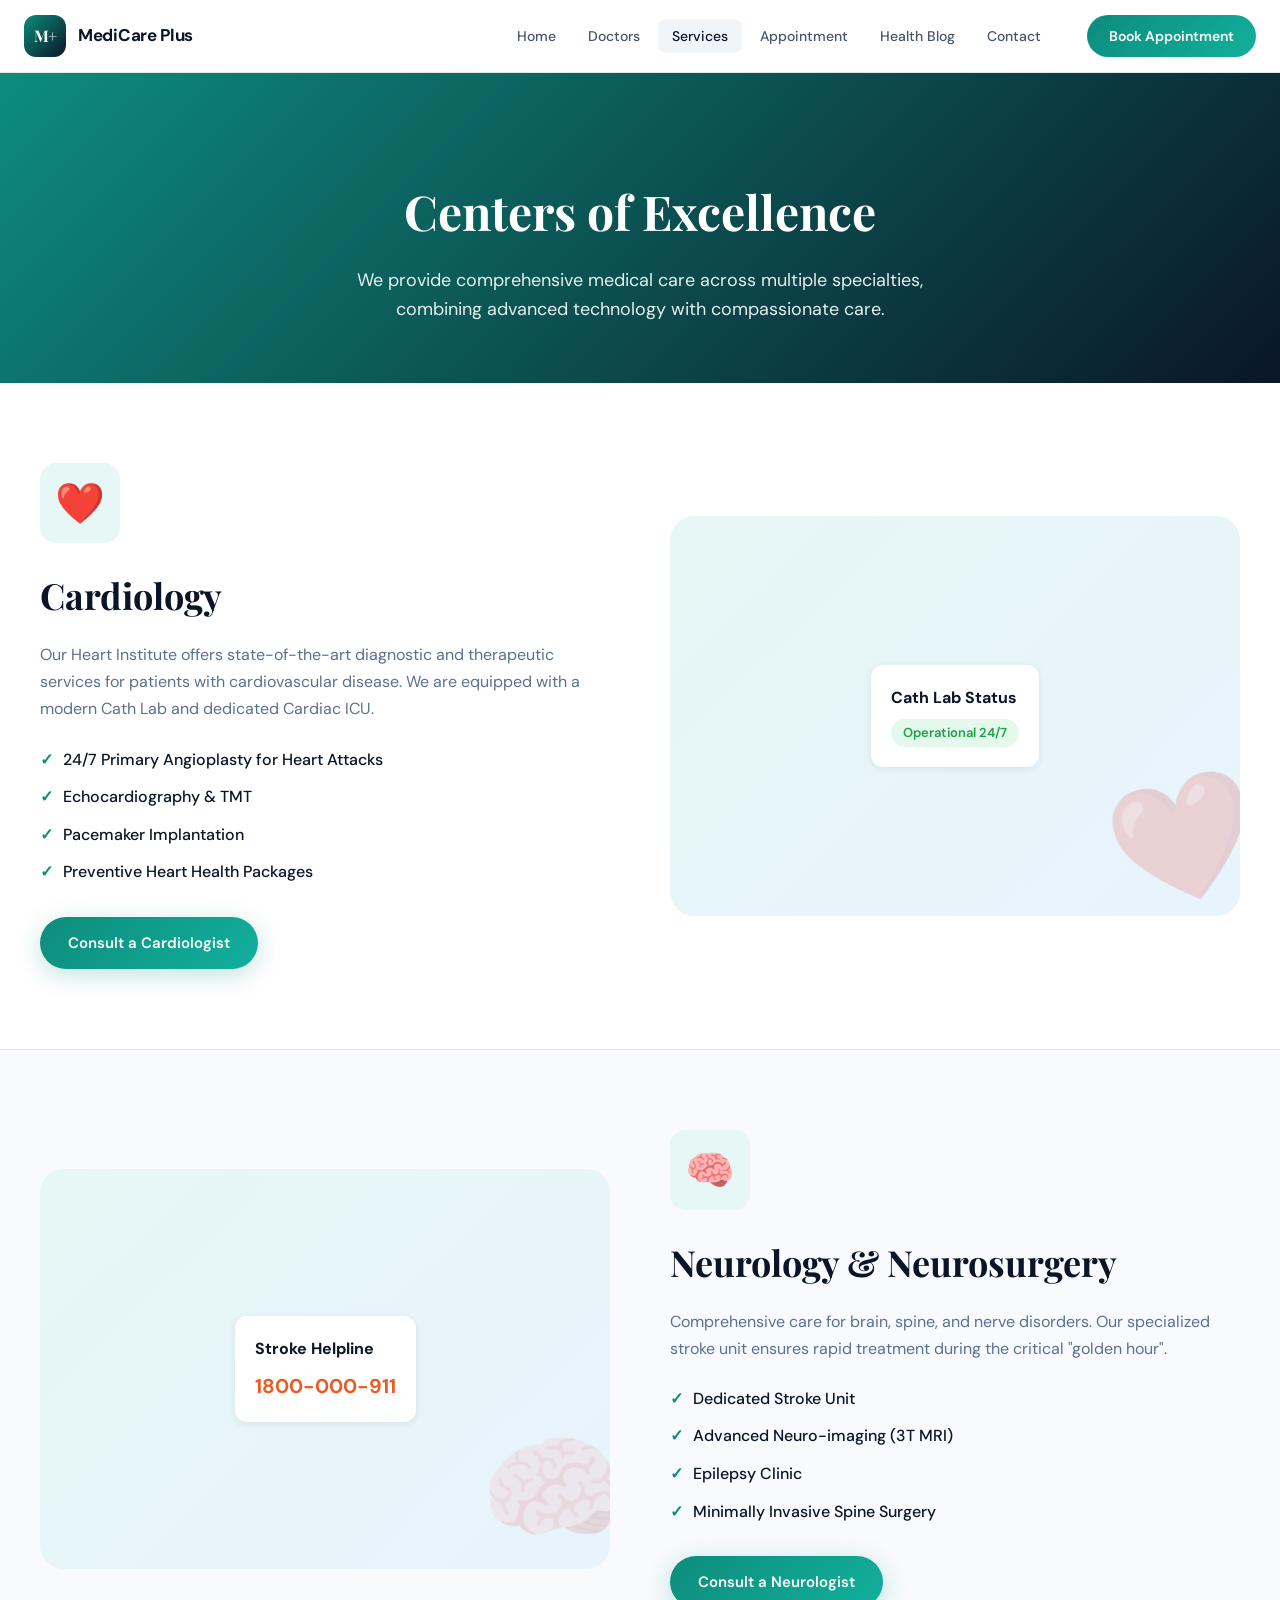
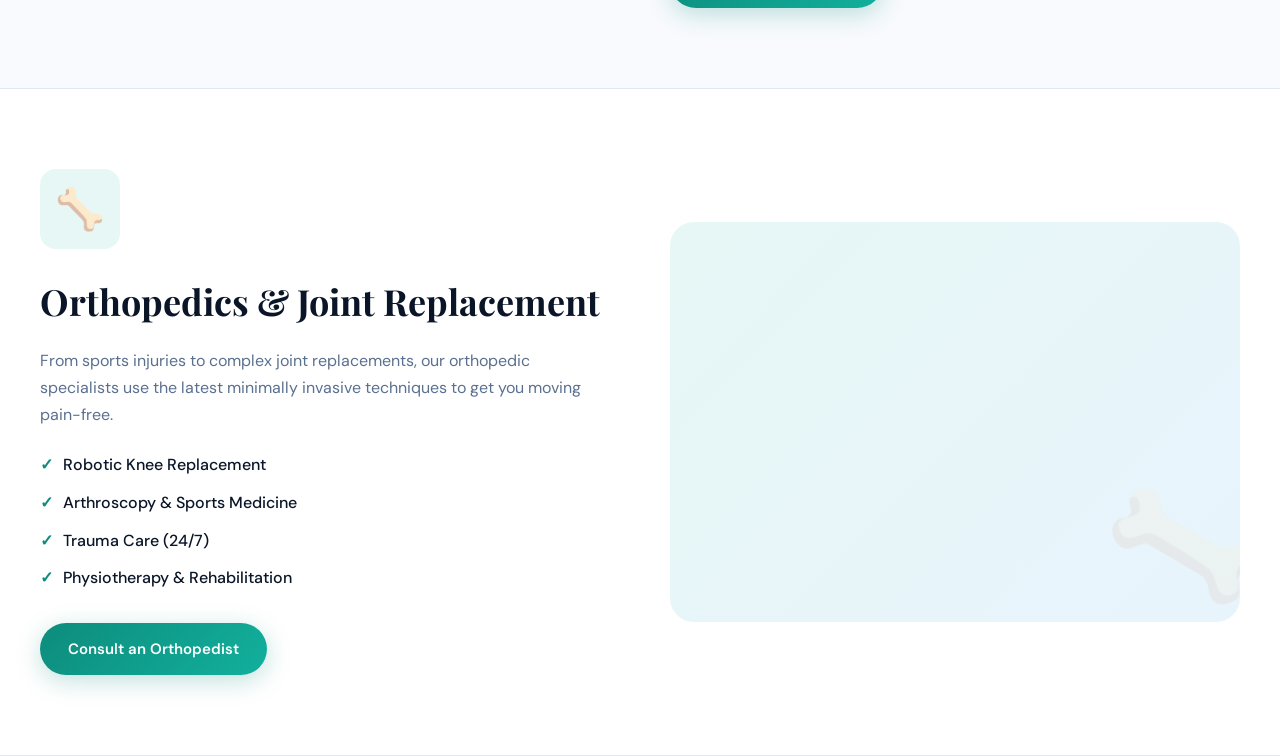
<file: assets/services.html>
<!DOCTYPE html>
<html lang="en">
<head>
  <meta charset="UTF-8" />
  <meta name="viewport" content="width=device-width, initial-scale=1.0" />
  <meta name="description" content="Explore the comprehensive medical departments and services offered at MediCare Plus Hospital." />
  <title>Departments & Services | MediCare Plus</title>
  <link rel="stylesheet" href="../css/styles.css" />
  <link rel="stylesheet" href="../css/animations.css" />
  <link rel="preconnect" href="https://fonts.googleapis.com" />
  <link href="https://fonts.googleapis.com/css2?family=Playfair+Display:wght@400;600;700&family=DM+Sans:wght@300;400;500;600&family=DM+Mono:wght@400;500&display=swap" rel="stylesheet" />
  <style>
    .page-header {
      background: linear-gradient(135deg, var(--teal), var(--navy));
      color: white; padding: 100px 24px 60px; text-align: center;
    }
    .page-header h1 { font-family: var(--font-display); font-size: 48px; margin-bottom: 16px; }
    .page-header p { font-size: 18px; opacity: 0.9; max-width: 600px; margin: 0 auto; }
    
    .dept-section { padding: 80px 0; border-bottom: 1px solid var(--gray-200); }
    .dept-section:nth-child(even) { background: var(--off-white); }
    
    .dept-container {
      display: grid; grid-template-columns: 1fr 1fr; gap: 60px; align-items: center;
    }
    .dept-container.reverse { direction: rtl; }
    .dept-container.reverse > * { direction: ltr; }

    .dept-icon {
      width: 80px; height: 80px; border-radius: var(--radius-md);
      background: var(--teal-pale); display: flex; align-items: center; justify-content: center;
      font-size: 40px; margin-bottom: 24px;
    }
    .dept-content h2 { font-family: var(--font-display); font-size: 36px; color: var(--navy); margin-bottom: 16px; }
    .dept-content p { color: var(--text-muted); font-size: 16px; line-height: 1.7; margin-bottom: 24px; }
    
    .dept-features { list-style: none; margin-bottom: 32px; }
    .dept-features li { display: flex; align-items: center; gap: 10px; margin-bottom: 12px; color: var(--navy); font-weight: 500; }
    .dept-features li::before { content: '✓'; color: var(--teal); font-weight: 700; }
    
    .dept-visual {
      background: linear-gradient(135deg, var(--teal-pale), #e8f4fd);
      border-radius: var(--radius-lg); height: 400px;
      display: flex; align-items: center; justify-content: center;
      position: relative; overflow: hidden;
    }
    .dept-visual-icon { font-size: 120px; opacity: 0.2; position: absolute; right: -20px; bottom: -20px; transform: rotate(-15deg); }
    
    @media (max-width: 900px) {
      .dept-container { grid-template-columns: 1fr; gap: 40px; }
      .dept-container.reverse { direction: ltr; }
      .dept-visual { height: 300px; }
    }
  </style>
</head>
<body>

  <!-- Navigation -->
  <nav class="navbar" id="navbar">
    <div class="nav-container">
      <a href="index.html" class="nav-logo">
        <div class="logo-mark">M+</div>
        <div class="logo-text">
          <span class="logo-name">MediCare Plus</span>
        </div>
      </a>
      <ul class="nav-links" id="navLinks">
        <li><a href="index.html">Home</a></li>
        <li><a href="doctors.html">Doctors</a></li>
        <li><a href="services.html" class="active">Services</a></li>
        <li><a href="appointment.html">Appointment</a></li>
        <li><a href="blog.html">Health Blog</a></li>
        <li><a href="index.html#contact">Contact</a></li>
      </ul>
      <a href="appointment.html" class="nav-cta">Book Appointment</a>
    </div>
  </nav>

  <!-- Header -->
  <header class="page-header">
    <h1>Centers of Excellence</h1>
    <p>We provide comprehensive medical care across multiple specialties, combining advanced technology with compassionate care.</p>
  </header>

  <!-- Cardiology -->
  <section class="dept-section" id="cardiology">
    <div class="container dept-container">
      <div class="dept-content reveal">
        <div class="dept-icon">❤️</div>
        <h2>Cardiology</h2>
        <p>Our Heart Institute offers state-of-the-art diagnostic and therapeutic services for patients with cardiovascular disease. We are equipped with a modern Cath Lab and dedicated Cardiac ICU.</p>
        <ul class="dept-features">
          <li>24/7 Primary Angioplasty for Heart Attacks</li>
          <li>Echocardiography & TMT</li>
          <li>Pacemaker Implantation</li>
          <li>Preventive Heart Health Packages</li>
        </ul>
        <a href="appointment.html?dept=cardiology" class="btn-primary">Consult a Cardiologist</a>
      </div>
      <div class="dept-visual reveal">
        <div class="dept-visual-icon">❤️</div>
        <div style="background: white; padding: 20px; border-radius: 12px; box-shadow: var(--shadow-sm); z-index: 1;">
          <h4 style="color: var(--navy); margin-bottom: 8px;">Cath Lab Status</h4>
          <span style="display: inline-block; padding: 4px 12px; background: #e6f7eb; color: #16a34a; border-radius: 20px; font-size: 13px; font-weight: 600;">Operational 24/7</span>
        </div>
      </div>
    </div>
  </section>

  <!-- Neurology -->
  <section class="dept-section" id="neurology">
    <div class="container dept-container reverse">
      <div class="dept-content reveal">
        <div class="dept-icon">🧠</div>
        <h2>Neurology & Neurosurgery</h2>
        <p>Comprehensive care for brain, spine, and nerve disorders. Our specialized stroke unit ensures rapid treatment during the critical "golden hour".</p>
        <ul class="dept-features">
          <li>Dedicated Stroke Unit</li>
          <li>Advanced Neuro-imaging (3T MRI)</li>
          <li>Epilepsy Clinic</li>
          <li>Minimally Invasive Spine Surgery</li>
        </ul>
        <a href="appointment.html?dept=neurology" class="btn-primary">Consult a Neurologist</a>
      </div>
      <div class="dept-visual reveal">
        <div class="dept-visual-icon">🧠</div>
        <div style="background: white; padding: 20px; border-radius: 12px; box-shadow: var(--shadow-sm); z-index: 1;">
          <h4 style="color: var(--navy); margin-bottom: 8px;">Stroke Helpline</h4>
          <strong style="color: var(--accent); font-size: 20px;">1800-000-911</strong>
        </div>
      </div>
    </div>
  </section>

  <!-- Orthopedics -->
  <section class="dept-section" id="orthopedics">
    <div class="container dept-container">
      <div class="dept-content reveal">
        <div class="dept-icon">🦴</div>
        <h2>Orthopedics & Joint Replacement</h2>
        <p>From sports injuries to complex joint replacements, our orthopedic specialists use the latest minimally invasive techniques to get you moving pain-free.</p>
        <ul class="dept-features">
          <li>Robotic Knee Replacement</li>
          <li>Arthroscopy & Sports Medicine</li>
          <li>Trauma Care (24/7)</li>
          <li>Physiotherapy & Rehabilitation</li>
        </ul>
        <a href="appointment.html?dept=orthopedics" class="btn-primary">Consult an Orthopedist</a>
      </div>
      <div class="dept-visual reveal">
        <div class="dept-visual-icon">🦴</div>
      </div>
    </div>
  </section>

  <script src="../js/main.js"></script>
  <script src="../js/animations.js"></script>
</body>
</html>
</file>
<file: css/styles.css>
/* ============================================================
   MediCare Plus — Main Stylesheet
   Design Direction: Refined Medical Luxury
   Palette: Deep Navy + Clean White + Healing Teal
   ============================================================ */

:root {
  --navy: #0a1628;
  --navy-mid: #132244;
  --navy-light: #1e3a5f;
  --teal: #0d8c7c;
  --teal-light: #12b09d;
  --teal-pale: #e6f7f5;
  --accent: #e85d26;
  --gold: #c9963a;
  --white: #ffffff;
  --off-white: #f8fafd;
  --gray-100: #f1f5f9;
  --gray-200: #e2e8f0;
  --gray-400: #94a3b8;
  --gray-600: #475569;
  --gray-800: #1e293b;
  --text: #1a2744;
  --text-muted: #5a7090;

  --font-display: 'Playfair Display', Georgia, serif;
  --font-body: 'DM Sans', sans-serif;
  --font-mono: 'DM Mono', monospace;

  --shadow-sm: 0 2px 8px rgba(10,22,40,0.08);
  --shadow-md: 0 8px 32px rgba(10,22,40,0.12);
  --shadow-lg: 0 20px 60px rgba(10,22,40,0.18);
  --shadow-xl: 0 32px 80px rgba(10,22,40,0.24);

  --radius-sm: 8px;
  --radius-md: 16px;
  --radius-lg: 24px;
  --radius-xl: 40px;
  --radius-full: 9999px;

  --transition: all 0.3s cubic-bezier(0.4, 0, 0.2, 1);
  --transition-slow: all 0.6s cubic-bezier(0.4, 0, 0.2, 1);
}

/* ===== RESET & BASE ===== */
*, *::before, *::after { margin: 0; padding: 0; box-sizing: border-box; }

html { scroll-behavior: smooth; font-size: 16px; }

body {
  font-family: var(--font-body);
  color: var(--text);
  background: var(--white);
  line-height: 1.6;
  overflow-x: hidden;
}

a { text-decoration: none; color: inherit; }
ul { list-style: none; }
img { max-width: 100%; display: block; }

.container { max-width: 1440px; margin: 0 auto; padding: 0 40px; }
.section-pad { padding: 100px 0; }
.text-center { text-align: center; }
.mt-40 { margin-top: 40px; }
.mt-20 { margin-top: 20px; }

/* ===== EMERGENCY BANNER ===== */
.emergency-banner {
  background: linear-gradient(90deg, #c0392b, #e74c3c, #c0392b);
  background-size: 200% 100%;
  animation: bannerFlow 3s linear infinite;
  color: white;
  padding: 10px 24px;
  display: flex;
  align-items: center;
  justify-content: space-between;
  font-size: 13px;
  font-weight: 500;
  position: relative;
  z-index: 1000;
  letter-spacing: 0.02em;
}
@keyframes bannerFlow {
  0% { background-position: 0% 0%; }
  100% { background-position: 200% 0%; }
}
.emergency-inner { display: flex; align-items: center; gap: 12px; }
.emergency-inner a { color: white; font-weight: 700; text-decoration: underline; }
.pulse-dot {
  width: 8px; height: 8px;
  background: white;
  border-radius: 50%;
  display: inline-block;
  animation: pulseAnim 1.2s ease-in-out infinite;
}
@keyframes pulseAnim {
  0%, 100% { opacity: 1; transform: scale(1); }
  50% { opacity: 0.4; transform: scale(1.5); }
}
.sep { opacity: 0.6; }
.banner-close {
  background: none; border: none; color: white;
  cursor: pointer; font-size: 16px; opacity: 0.8;
  padding: 4px 8px;
}
.banner-close:hover { opacity: 1; }

/* ===== FLOATING EMERGENCY BUTTON ===== */
.fab-emergency {
  position: fixed;
  bottom: 32px; right: 32px;
  background: linear-gradient(135deg, #e74c3c, #c0392b);
  color: white;
  border-radius: var(--radius-full);
  padding: 14px 22px;
  display: flex; align-items: center; gap: 8px;
  box-shadow: 0 8px 32px rgba(231,76,60,0.4);
  z-index: 999;
  font-weight: 600; font-size: 14px;
  transition: var(--transition);
  animation: fabPulse 2.5s ease-in-out infinite;
}
.fab-emergency:hover {
  transform: translateY(-3px) scale(1.05);
  box-shadow: 0 12px 40px rgba(231,76,60,0.6);
}
@keyframes fabPulse {
  0%, 100% { box-shadow: 0 8px 32px rgba(231,76,60,0.4); }
  50% { box-shadow: 0 8px 48px rgba(231,76,60,0.7); }
}
.fab-icon { font-size: 18px; }

/* ===== NAVIGATION ===== */
.navbar {
  position: sticky; top: 0; z-index: 900;
  background: rgba(255,255,255,0.97);
  backdrop-filter: blur(20px);
  border-bottom: 1px solid var(--gray-200);
  transition: var(--transition);
}
.navbar.scrolled {
  box-shadow: var(--shadow-md);
}
.nav-container {
  max-width: 1440px; margin: 0 auto;
  padding: 0 24px;
  display: flex; align-items: center; gap: 32px;
  height: 72px;
}
.nav-logo { display: flex; align-items: center; gap: 12px; }
.logo-mark {
  width: 42px; height: 42px;
  background: linear-gradient(135deg, var(--teal), var(--navy));
  color: white; border-radius: 12px;
  display: flex; align-items: center; justify-content: center;
  font-family: var(--font-display);
  font-weight: 700; font-size: 16px;
  letter-spacing: -0.5px;
}
.logo-text { display: flex; flex-direction: column; }
.logo-name { font-weight: 700; font-size: 17px; color: var(--navy); letter-spacing: -0.3px; }
.logo-tagline { font-size: 11px; color: var(--text-muted); letter-spacing: 0.08em; text-transform: uppercase; }

.nav-links { display: flex; align-items: center; gap: 4px; margin-left: auto; }
.nav-links a {
  padding: 8px 14px; border-radius: var(--radius-sm);
  font-size: 14px; font-weight: 500; color: var(--gray-600);
  transition: var(--transition);
}
.nav-links a:hover, .nav-links a.active {
  color: var(--navy); background: var(--gray-100);
}

.nav-cta {
  background: linear-gradient(135deg, var(--teal), var(--teal-light));
  color: white; padding: 10px 22px;
  border-radius: var(--radius-full);
  font-size: 14px; font-weight: 600;
  transition: var(--transition);
  white-space: nowrap;
}
.nav-cta:hover {
  transform: translateY(-1px);
  box-shadow: 0 6px 20px rgba(13,140,124,0.3);
}

.nav-hamburger {
  display: none; flex-direction: column; gap: 5px;
  background: none; border: none; cursor: pointer;
  padding: 6px;
}
.nav-hamburger span {
  display: block; width: 22px; height: 2px;
  background: var(--navy); border-radius: 2px;
  transition: var(--transition);
}

/* ===== HERO SECTION ===== */
.hero {
  background: linear-gradient(135deg, var(--off-white) 0%, #eef4fb 50%, var(--teal-pale) 100%);
  position: relative; overflow: hidden;
  padding: 0 0 0 0;
}
.hero-bg {
  position: absolute; inset: 0;
  pointer-events: none; overflow: hidden;
}
.hero-shape {
  position: absolute; border-radius: 50%;
  filter: blur(80px); opacity: 0.15;
}
.shape-1 {
  width: 600px; height: 600px;
  background: var(--teal);
  top: -200px; right: -100px;
}
.shape-2 {
  width: 400px; height: 400px;
  background: var(--navy);
  bottom: -150px; left: -100px;
}
.hero-dots {
  position: absolute; inset: 0;
  background-image: radial-gradient(circle, rgba(13,140,124,0.1) 1px, transparent 1px);
  background-size: 30px 30px;
  opacity: 0.5;
}
.hero-container {
  max-width: 1440px; margin: 0 auto; padding: 80px 40px 40px;
  display: grid; grid-template-columns: 1fr 1fr; gap: 60px;
  align-items: center; min-height: calc(100vh - 130px);
}
.hero-badge {
  display: inline-flex; align-items: center; gap: 8px;
  background: white; border: 1px solid var(--gray-200);
  padding: 6px 16px; border-radius: var(--radius-full);
  font-size: 13px; font-weight: 500; color: var(--text-muted);
  margin-bottom: 24px;
  box-shadow: var(--shadow-sm);
}
.badge-dot {
  width: 8px; height: 8px;
  background: var(--teal); border-radius: 50%;
  animation: pulseAnim 2s ease-in-out infinite;
}
.hero-title {
  font-family: var(--font-display);
  font-size: clamp(42px, 5.5vw, 68px);
  font-weight: 700; line-height: 1.1;
  color: var(--navy);
  letter-spacing: -1px;
  margin-bottom: 20px;
}
.title-accent {
  background: linear-gradient(135deg, var(--teal), var(--teal-light));
  -webkit-background-clip: text;
  -webkit-text-fill-color: transparent;
  background-clip: text;
}
.hero-subtitle {
  font-size: 18px; color: var(--text-muted);
  line-height: 1.7; max-width: 480px; margin-bottom: 36px;
}
.hero-actions { display: flex; gap: 16px; margin-bottom: 48px; flex-wrap: wrap; }

/* BUTTONS */
.btn-primary {
  display: inline-flex; align-items: center; gap: 8px;
  background: linear-gradient(135deg, var(--teal), var(--teal-light));
  color: white; padding: 14px 28px;
  border-radius: var(--radius-full);
  font-weight: 600; font-size: 15px;
  transition: var(--transition);
  box-shadow: 0 6px 24px rgba(13,140,124,0.25);
}
.btn-primary:hover {
  transform: translateY(-2px);
  box-shadow: 0 10px 32px rgba(13,140,124,0.4);
}
.btn-outline {
  display: inline-flex; align-items: center; gap: 8px;
  border: 2px solid var(--navy);
  color: var(--navy); padding: 12px 26px;
  border-radius: var(--radius-full);
  font-weight: 600; font-size: 15px;
  transition: var(--transition);
  background: transparent;
}
.btn-outline:hover { background: var(--navy); color: white; }

.btn-outline-dark {
  display: inline-flex; align-items: center; gap: 8px;
  border: 2px solid var(--teal);
  color: var(--teal); padding: 12px 28px;
  border-radius: var(--radius-full);
  font-weight: 600; font-size: 15px;
  transition: var(--transition);
}
.btn-outline-dark:hover { background: var(--teal); color: white; }

.hero-stats {
  display: flex; align-items: center; gap: 0;
  background: white; border-radius: var(--radius-lg);
  padding: 20px 28px; box-shadow: var(--shadow-md);
  border: 1px solid var(--gray-200);
}
.stat-item { text-align: center; padding: 0 24px; }
.stat-num {
  display: block; font-family: var(--font-display);
  font-size: 30px; font-weight: 700; color: var(--navy);
  line-height: 1;
}
.stat-item > span:not(.stat-num):not(.stat-label) {
  font-size: 24px; font-weight: 700; color: var(--teal);
}
.stat-label { display: block; font-size: 12px; color: var(--text-muted); margin-top: 4px; }
.stat-divider { width: 1px; height: 40px; background: var(--gray-200); flex-shrink: 0; }

/* HERO VISUAL */
.hero-visual {
  position: relative; height: 520px;
}
.hero-img-wrap {
  position: absolute; top: 50%; left: 50%;
  transform: translate(-50%, -50%);
  width: 280px; height: 340px;
  background: linear-gradient(160deg, var(--teal-pale), #dbeeff);
  border-radius: 40% 60% 60% 40% / 40% 40% 60% 60%;
  display: flex; align-items: center; justify-content: center;
  overflow: hidden;
}
.hero-img-placeholder svg { width: 180px; height: 220px; }
.hero-card {
  position: absolute; background: white;
  border-radius: var(--radius-md);
  box-shadow: var(--shadow-md);
  padding: 16px 20px;
  border: 1px solid var(--gray-200);
}
.main-card {
  top: 20px; left: 0; right: 0; margin: 0 auto; width: 280px;
  left: 50%; transform: translateX(-50%);
  top: 0;
}
.card-header-strip {
  font-size: 10px; font-weight: 700; letter-spacing: 0.1em;
  color: var(--teal); text-transform: uppercase; margin-bottom: 12px;
}
.doctor-mini { display: flex; align-items: center; gap: 12px; margin-bottom: 14px; }
.doctor-mini > div { flex: 1; }
.doctor-mini strong { display: block; font-size: 14px; color: var(--navy); font-weight: 600; }
.doctor-mini span { font-size: 12px; color: var(--text-muted); }
.doc-avatar {
  width: 40px; height: 40px; border-radius: 50%;
  display: flex; align-items: center; justify-content: center;
  font-weight: 700; font-size: 13px; color: white;
  flex-shrink: 0;
}
.doc-av-1 { background: linear-gradient(135deg, var(--teal), var(--navy)); }
.avail-badge { font-size: 11px; font-weight: 600; white-space: nowrap; }
.avail-now { color: var(--teal); background: var(--teal-pale); padding: 4px 8px; border-radius: var(--radius-full); }
.card-btn {
  display: block; text-align: center;
  background: linear-gradient(135deg, var(--teal), var(--teal-light));
  color: white; padding: 9px; border-radius: var(--radius-sm);
  font-size: 13px; font-weight: 600;
  transition: var(--transition);
}
.card-btn:hover { opacity: 0.9; }
.float-card-1 {
  position: absolute; bottom: 80px; left: -20px;
  display: flex; align-items: center; gap: 10px;
  min-width: 180px; animation: floatCard1 3s ease-in-out infinite;
}
.float-card-2 {
  position: absolute; bottom: 160px; right: -10px;
  display: flex; align-items: center; gap: 10px;
  min-width: 160px; animation: floatCard2 3.5s ease-in-out infinite;
}
.fc-icon { font-size: 24px; }
.float-card-1 strong, .float-card-2 strong { display: block; font-size: 13px; font-weight: 600; color: var(--navy); }
.float-card-1 span, .float-card-2 span { font-size: 11px; color: var(--text-muted); }
@keyframes floatCard1 {
  0%, 100% { transform: translateY(0px); }
  50% { transform: translateY(-8px); }
}
@keyframes floatCard2 {
  0%, 100% { transform: translateY(0px); }
  50% { transform: translateY(-10px); }
}

/* ===== OPD BAR ===== */
.opd-bar {
  background: var(--navy); color: white;
  padding: 12px 0;
}
.opd-container {
  max-width: 1440px; margin: 0 auto; padding: 0 40px;
  display: flex; align-items: center; justify-content: space-between;
  flex-wrap: wrap; gap: 12px;
}
.opd-item { display: flex; align-items: center; gap: 8px; font-weight: 600; }
.opd-pulse {
  width: 10px; height: 10px; border-radius: 50%;
  display: inline-block;
}
.opd-pulse.open { background: #2ecc71; animation: pulseAnim 1.5s ease-in-out infinite; }
.opd-pulse.closed { background: #e74c3c; }
.opd-timings { display: flex; align-items: center; gap: 12px; font-size: 13px; opacity: 0.85; flex-wrap: wrap; }
.opd-sep { opacity: 0.4; }

/* ===== SECTION HEADERS ===== */
.section-header { text-align: center; margin-bottom: 60px; }
.section-header h2 {
  font-family: var(--font-display);
  font-size: clamp(30px, 4vw, 46px);
  font-weight: 700; color: var(--navy);
  letter-spacing: -0.5px; margin-bottom: 16px; margin-top: 8px;
}
.section-header p { font-size: 17px; color: var(--text-muted); max-width: 560px; margin: 0 auto; }
.section-header.light h2 { color: white; }
.section-header.light p { color: rgba(255,255,255,0.75); }
.section-label {
  display: inline-block;
  font-size: 12px; font-weight: 700;
  letter-spacing: 0.12em; text-transform: uppercase;
  color: var(--teal); background: var(--teal-pale);
  padding: 6px 14px; border-radius: var(--radius-full);
}
.section-label.light { color: var(--teal-light); background: rgba(13,140,124,0.2); }

/* ===== SERVICES GRID ===== */
.services-grid {
  display: grid;
  grid-template-columns: repeat(auto-fit, minmax(300px, 1fr));
  gap: 24px;
}
.service-card {
  background: white; border: 1px solid var(--gray-200);
  border-radius: var(--radius-lg); padding: 32px 28px;
  transition: var(--transition-slow);
  position: relative; overflow: hidden;
}
.service-card::before {
  content: ''; position: absolute;
  top: 0; left: 0; right: 0; height: 3px;
  background: linear-gradient(90deg, var(--teal), var(--teal-light));
  transform: scaleX(0); transform-origin: left;
  transition: transform 0.3s ease;
}
.service-card:hover::before { transform: scaleX(1); }
.service-card:hover {
  transform: translateY(-6px);
  box-shadow: var(--shadow-lg);
  border-color: transparent;
}
.service-icon { font-size: 40px; margin-bottom: 16px; }
.service-card h3 { font-size: 20px; font-weight: 700; color: var(--navy); margin-bottom: 10px; }
.service-card p { font-size: 14px; color: var(--text-muted); line-height: 1.6; margin-bottom: 20px; }
.service-link { font-size: 14px; font-weight: 600; color: var(--teal); transition: var(--transition); }
.service-link:hover { letter-spacing: 0.02em; }

/* ===== WHY US ===== */
.why-us { background: var(--off-white); }
.why-grid { display: grid; grid-template-columns: 1fr 1fr; gap: 80px; align-items: center; }
.why-content h2 {
  font-family: var(--font-display); font-size: clamp(28px, 3.5vw, 42px);
  font-weight: 700; color: var(--navy); margin: 10px 0 16px;
}
.why-content > p { color: var(--text-muted); margin-bottom: 32px; font-size: 16px; }
.why-list { display: flex; flex-direction: column; gap: 20px; }
.why-item { display: flex; gap: 16px; align-items: flex-start; }
.why-check {
  width: 28px; height: 28px;
  background: linear-gradient(135deg, var(--teal), var(--teal-light));
  color: white; border-radius: 50%;
  display: flex; align-items: center; justify-content: center;
  font-size: 13px; font-weight: 700; flex-shrink: 0; margin-top: 2px;
}
.why-item strong { display: block; font-size: 16px; color: var(--navy); margin-bottom: 4px; }
.why-item p { font-size: 14px; color: var(--text-muted); margin: 0; }

.why-cards-stack { display: grid; grid-template-columns: 1fr 1fr; gap: 16px; }
.wc-card {
  background: white; border-radius: var(--radius-md);
  padding: 24px 20px; box-shadow: var(--shadow-sm);
  border: 1px solid var(--gray-200);
  display: flex; align-items: center; gap: 14px;
  transition: var(--transition);
}
.wc-card:hover { transform: translateY(-4px); box-shadow: var(--shadow-md); }
.wc-icon { font-size: 28px; }
.wc-card strong { display: block; font-size: 14px; color: var(--navy); font-weight: 700; }
.wc-card span { font-size: 12px; color: var(--text-muted); }
.wc-1 { grid-column: span 2; }

/* ===== DOCTORS PREVIEW ===== */
.doctors-grid {
  display: grid;
  grid-template-columns: repeat(auto-fit, minmax(320px, 1fr));
  gap: 28px;
}
.doctor-card {
  background: white; border: 1px solid var(--gray-200);
  border-radius: var(--radius-lg); overflow: hidden;
  transition: var(--transition-slow);
}
.doctor-card:hover {
  transform: translateY(-6px);
  box-shadow: var(--shadow-lg);
}
.doc-photo {
  height: 180px;
  display: flex; align-items: center; justify-content: center;
  font-size: 48px; font-weight: 700; color: white;
  font-family: var(--font-display);
}
.doc-photo-1 { background: linear-gradient(135deg, #0d8c7c, #12b09d); }
.doc-photo-2 { background: linear-gradient(135deg, #1e3a5f, #2d5a8e); }
.doc-photo-3 { background: linear-gradient(135deg, #7c3aed, #a855f7); }
.doc-initials { font-size: 52px; opacity: 0.9; }
.doc-info { padding: 24px 24px 20px; }
.doc-info h3 { font-size: 20px; font-weight: 700; color: var(--navy); margin-bottom: 4px; }
.doc-spec {
  display: inline-block; font-size: 13px; font-weight: 600;
  color: var(--teal); background: var(--teal-pale);
  padding: 4px 12px; border-radius: var(--radius-full);
  margin-bottom: 16px;
}
.doc-meta { display: flex; flex-direction: column; gap: 6px; margin-bottom: 16px; }
.doc-meta span { font-size: 13px; color: var(--text-muted); }
.doc-avail {
  display: flex; align-items: center; justify-content: space-between;
  background: var(--gray-100); border-radius: var(--radius-sm);
  padding: 10px 14px; margin-bottom: 16px;
}
.avail-today { font-size: 13px; font-weight: 600; color: #16a34a; }
.avail-tomorrow { font-size: 13px; font-weight: 600; color: #d97706; }
.next-slot { font-size: 12px; color: var(--text-muted); }
.btn-book {
  display: block; text-align: center;
  background: linear-gradient(135deg, var(--teal), var(--teal-light));
  color: white; padding: 12px;
  border-radius: var(--radius-sm);
  font-weight: 600; font-size: 14px;
  transition: var(--transition);
}
.btn-book:hover { opacity: 0.9; transform: translateY(-1px); }

/* ===== SYMPTOM CHECKER ===== */
.symptom-section {
  background: linear-gradient(135deg, var(--navy), var(--navy-light));
  position: relative; overflow: hidden;
}
.symptom-section::before {
  content: ''; position: absolute; inset: 0;
  background-image: radial-gradient(circle, rgba(13,140,124,0.1) 1px, transparent 1px);
  background-size: 28px 28px;
}
.symptom-checker-wrap {
  display: flex; justify-content: center;
}
.symptom-checker {
  background: white; border-radius: var(--radius-xl);
  padding: 48px; max-width: 1000px; margin: 0 auto; width: 100%;
  box-shadow: var(--shadow-xl);
  position: relative;
}

/* ===== TESTIMONIALS ===== */
.testimonials { background: var(--off-white); }
.testimonials-track {
  display: flex; gap: 24px;
  overflow: hidden; position: relative;
}
.testimonial-card {
  min-width: calc(50% - 12px);
  background: white; border-radius: var(--radius-lg);
  padding: 36px 32px;
  border: 1px solid var(--gray-200);
  box-shadow: var(--shadow-sm);
  flex-shrink: 0;
  transition: var(--transition);
}
.testimonial-card:hover { box-shadow: var(--shadow-md); transform: translateY(-3px); }
.test-stars { color: var(--gold); font-size: 18px; margin-bottom: 16px; letter-spacing: 2px; }
.testimonial-card > p { font-size: 16px; color: var(--text-muted); line-height: 1.7; margin-bottom: 24px; font-style: italic; }
.test-author { display: flex; align-items: center; gap: 14px; }
.test-avatar {
  width: 44px; height: 44px; border-radius: 50%;
  display: flex; align-items: center; justify-content: center;
  font-weight: 700; font-size: 14px; color: white; flex-shrink: 0;
}
.ta-1 { background: linear-gradient(135deg, var(--teal), var(--navy)); }
.ta-2 { background: linear-gradient(135deg, #7c3aed, #a855f7); }
.ta-3 { background: linear-gradient(135deg, var(--accent), #f97316); }
.ta-4 { background: linear-gradient(135deg, #0ea5e9, #38bdf8); }
.test-author strong { display: block; font-size: 15px; color: var(--navy); }
.test-author span { font-size: 12px; color: var(--text-muted); }
.testimonial-controls {
  display: flex; align-items: center; justify-content: center;
  gap: 16px; margin-top: 32px;
}
.tc-btn {
  width: 44px; height: 44px; border-radius: 50%;
  border: 2px solid var(--gray-200); background: white;
  font-size: 18px; cursor: pointer; transition: var(--transition);
}
.tc-btn:hover { border-color: var(--teal); color: var(--teal); transform: scale(1.1); }
.tc-dots { display: flex; gap: 8px; }
.tc-dot {
  width: 8px; height: 8px; border-radius: 50%;
  background: var(--gray-200); transition: var(--transition);
  cursor: pointer;
}
.tc-dot.active { background: var(--teal); width: 24px; border-radius: 4px; }

/* ===== FAQ ===== */
.faq-grid { max-width: 1000px; margin: 0 auto; display: flex; flex-direction: column; gap: 12px; }
.faq-item {
  background: white; border: 1px solid var(--gray-200);
  border-radius: var(--radius-md); overflow: hidden;
  cursor: pointer; transition: var(--transition);
}
.faq-item:hover { border-color: var(--teal); }
.faq-item.open { border-color: var(--teal); box-shadow: var(--shadow-sm); }
.faq-q {
  padding: 20px 24px;
  display: flex; align-items: center; justify-content: space-between;
  font-size: 16px; font-weight: 600; color: var(--navy);
}
.faq-arrow {
  font-size: 22px; color: var(--teal); font-weight: 400;
  transition: transform 0.3s ease;
}
.faq-item.open .faq-arrow { transform: rotate(45deg); }
.faq-a {
  max-height: 0; overflow: hidden;
  transition: max-height 0.4s cubic-bezier(0.4,0,0.2,1);
  padding: 0 24px;
}
.faq-item.open .faq-a { max-height: 200px; padding: 0 24px 20px; }
.faq-a p { font-size: 15px; color: var(--text-muted); line-height: 1.7; }

/* ===== CTA SECTION ===== */
.cta-section {
  background: linear-gradient(135deg, var(--teal), var(--navy));
  padding: 80px 0;
}
.cta-inner {
  display: flex; align-items: center; justify-content: space-between;
  gap: 40px; flex-wrap: wrap;
  background: rgba(255,255,255,0.08);
  backdrop-filter: blur(10px);
  border-radius: var(--radius-xl);
  padding: 48px 56px;
  border: 1px solid rgba(255,255,255,0.15);
}
.cta-content h2 {
  font-family: var(--font-display); font-size: 36px;
  font-weight: 700; color: white; margin-bottom: 10px;
}
.cta-content p { color: rgba(255,255,255,0.8); font-size: 16px; }
.cta-actions { display: flex; gap: 16px; flex-wrap: wrap; }
.btn-white {
  display: inline-flex; align-items: center;
  background: white; color: var(--navy);
  padding: 14px 28px; border-radius: var(--radius-full);
  font-weight: 700; font-size: 15px; transition: var(--transition);
}
.btn-white:hover { transform: translateY(-2px); box-shadow: 0 8px 24px rgba(0,0,0,0.2); }
.btn-outline-white {
  display: inline-flex; align-items: center;
  border: 2px solid rgba(255,255,255,0.6);
  color: white; padding: 12px 26px;
  border-radius: var(--radius-full);
  font-weight: 600; font-size: 15px; transition: var(--transition);
}
.btn-outline-white:hover { border-color: white; background: rgba(255,255,255,0.1); }

/* ===== CONTACT ===== */
.contact { background: var(--white); }
.contact-grid { display: grid; grid-template-columns: 1fr 1fr; gap: 60px; align-items: start; }
.contact-info { display: flex; flex-direction: column; gap: 28px; }
.contact-item { display: flex; align-items: flex-start; gap: 16px; }
.ci-icon {
  width: 44px; height: 44px; border-radius: var(--radius-sm);
  background: var(--teal-pale); display: flex; align-items: center; justify-content: center;
  font-size: 20px; flex-shrink: 0;
}
.contact-item strong { display: block; font-size: 15px; font-weight: 700; color: var(--navy); margin-bottom: 4px; }
.contact-item p { font-size: 14px; color: var(--text-muted); line-height: 1.6; margin: 0; }
.contact-item a { color: var(--teal); font-weight: 500; }
.social-links { display: flex; gap: 10px; }
.social-btn {
  padding: 8px 16px; border-radius: var(--radius-full);
  border: 1px solid var(--gray-200); font-size: 13px; font-weight: 500;
  color: var(--text-muted); transition: var(--transition);
}
.social-btn:hover { border-color: var(--teal); color: var(--teal); }

.map-placeholder { }
.map-mock {
  background: linear-gradient(135deg, #e8f4fd, var(--teal-pale));
  border-radius: var(--radius-lg); height: 360px;
  display: flex; flex-direction: column;
  align-items: center; justify-content: center;
  border: 1px solid var(--gray-200);
  position: relative; overflow: hidden;
}
.map-mock::before {
  content: ''; position: absolute; inset: 0;
  background-image:
    linear-gradient(var(--gray-200) 1px, transparent 1px),
    linear-gradient(90deg, var(--gray-200) 1px, transparent 1px);
  background-size: 40px 40px;
  opacity: 0.4;
}
.map-pin-anim { position: relative; margin-bottom: 16px; z-index: 1; }
.map-pin { font-size: 40px; animation: mapBounce 1.5s ease-in-out infinite; }
@keyframes mapBounce {
  0%, 100% { transform: translateY(0); }
  50% { transform: translateY(-8px); }
}
.map-ring {
  position: absolute; bottom: -6px; left: 50%; transform: translateX(-50%);
  width: 40px; height: 12px; background: rgba(0,0,0,0.12);
  border-radius: 50%; animation: mapShadow 1.5s ease-in-out infinite;
}
@keyframes mapShadow {
  0%, 100% { transform: translateX(-50%) scale(1); opacity: 0.6; }
  50% { transform: translateX(-50%) scale(0.6); opacity: 0.2; }
}
.map-mock p { font-weight: 700; font-size: 18px; color: var(--navy); z-index: 1; }
.map-mock span { font-size: 14px; color: var(--text-muted); z-index: 1; margin-bottom: 16px; }
.map-link {
  background: white; color: var(--teal);
  padding: 10px 22px; border-radius: var(--radius-full);
  font-weight: 600; font-size: 14px;
  box-shadow: var(--shadow-sm); z-index: 1;
  transition: var(--transition);
}
.map-link:hover { box-shadow: var(--shadow-md); transform: translateY(-2px); }

/* ===== FOOTER ===== */
.footer { background: var(--navy); color: white; }
.footer-top { padding: 60px 0; }
.footer-container {
  max-width: 1440px; margin: 0 auto; padding: 0 40px;
  display: grid; grid-template-columns: 2fr 1fr 1fr 1fr; gap: 40px;
}
.footer-brand .footer-logo {
  display: flex; align-items: center; gap: 10px;
  font-size: 20px; font-weight: 700;
  margin-bottom: 14px;
}
.footer-brand p { font-size: 14px; color: rgba(255,255,255,0.6); line-height: 1.6; margin-bottom: 20px; }
.footer-accred { display: flex; gap: 8px; }
.accred-badge {
  padding: 4px 12px; border: 1px solid rgba(255,255,255,0.3);
  border-radius: var(--radius-full); font-size: 11px;
  font-weight: 700; letter-spacing: 0.08em; color: rgba(255,255,255,0.7);
}
.footer-links h4 { font-size: 13px; font-weight: 700; letter-spacing: 0.1em; text-transform: uppercase; margin-bottom: 16px; color: rgba(255,255,255,0.5); }
.footer-links ul { display: flex; flex-direction: column; gap: 10px; }
.footer-links a { font-size: 14px; color: rgba(255,255,255,0.7); transition: var(--transition); }
.footer-links a:hover { color: var(--teal-light); }
.footer-bottom {
  border-top: 1px solid rgba(255,255,255,0.1);
  padding: 20px 0;
  display: flex; justify-content: space-between; align-items: center;
  max-width: 1440px; margin: 0 auto; padding: 20px 40px;
  font-size: 13px; color: rgba(255,255,255,0.4);
}

/* ===== REVEAL ANIMATIONS ===== */
.reveal { opacity: 0; transform: translateY(30px); transition: opacity 0.7s ease, transform 0.7s ease; }
.reveal.visible { opacity: 1; transform: translateY(0); }
.animate-in { opacity: 0; transform: translateX(-30px); animation: slideInLeft 0.8s 0.2s ease forwards; }
.animate-in-right { opacity: 0; transform: translateX(30px); animation: slideInRight 0.8s 0.3s ease forwards; }
@keyframes slideInLeft {
  to { opacity: 1; transform: translateX(0); }
}
@keyframes slideInRight {
  to { opacity: 1; transform: translateX(0); }
}

/* ===== MOBILE NAV ===== */
@media (max-width: 900px) {
  .container, .footer-container, .opd-container { padding: 0 24px; }
  .footer-bottom { padding: 20px 24px; }
  .nav-links { display: none; flex-direction: column; position: absolute; top: 72px; left: 0; right: 0; background: white; padding: 16px 24px; box-shadow: var(--shadow-md); }
  .nav-links.open { display: flex; }
  .nav-hamburger { display: flex; }
  .nav-cta { display: none; }
  .hero-container { grid-template-columns: 1fr; min-height: auto; padding: 60px 24px 40px; }
  .hero-visual { display: none; }
  .hero-stats { flex-wrap: wrap; justify-content: center; }
  .why-grid { grid-template-columns: 1fr; gap: 40px; }
  .contact-grid { grid-template-columns: 1fr; }
  .footer-container { grid-template-columns: 1fr 1fr; gap: 32px; }
  .cta-inner { flex-direction: column; text-align: center; padding: 36px 28px; }
  .testimonial-card { min-width: 100%; }
  .symptom-checker { padding: 32px; }
  .opd-container { flex-direction: column; align-items: flex-start; }
}

@media (max-width: 600px) {
  .section-pad { padding: 60px 0; }
  .footer-container { grid-template-columns: 1fr; }
  .stat-item { padding: 0 14px; }
  .stat-num { font-size: 22px; }
  .emergency-banner { flex-wrap: wrap; font-size: 12px; }
  .fab-label { display: none; }
  .fab-emergency { padding: 14px; border-radius: 50%; }
  .hero-stats { flex-direction: column; gap: 16px; align-items: center; padding: 16px 18px; }
  .stat-divider { display: none; }
  .hero-stats .stat-item { padding: 10px 0; border-bottom: 1px solid var(--gray-200); width: 100%; }
  .hero-stats .stat-item:last-child { border-bottom: none; }
  .hero-actions { flex-direction: column; width: 100%; }
  .hero-actions a { width: 100%; text-align: center; justify-content: center; }
  .doctors-grid { grid-template-columns: 1fr; }
  .services-grid { grid-template-columns: 1fr; }
  .symptom-checker { padding: 24px; }
  .cta-actions { flex-direction: column; width: 100%; }
  .cta-actions a { width: 100%; text-align: center; justify-content: center; }
  .testimonial-card { padding: 24px 20px; }
}
</file>
<file: css/animations.css>
/* ============================================================
   MediCare Plus — Animations
   ============================================================ */

/* Spin Animation for Loaders */
@keyframes spin {
  to {
    transform: rotate(360deg);
  }
}

/* Float Animations */
@keyframes float {
  0% { transform: translateY(0); }
  50% { transform: translateY(-10px); }
  100% { transform: translateY(0); }
}

.floating {
  animation: float 4s ease-in-out infinite;
}

/* Fade In Up */
@keyframes fadeInUp {
  from {
    opacity: 0;
    transform: translateY(20px);
  }
  to {
    opacity: 1;
    transform: translateY(0);
  }
}

.fade-in-up {
  animation: fadeInUp 0.6s ease forwards;
}

/* Simple Reveal - Used by animations.js */
.reveal {
  opacity: 0;
  transform: translateY(30px);
  transition: opacity 0.7s ease-out, transform 0.7s ease-out;
}

.reveal.visible {
  opacity: 1;
  transform: translateY(0);
}

/* Staggered Children Animations */
.stagger-1 { transition-delay: 0.1s; }
.stagger-2 { transition-delay: 0.2s; }
.stagger-3 { transition-delay: 0.3s; }
.stagger-4 { transition-delay: 0.4s; }

/* Pulse Animation */
@keyframes pulse {
  0% { transform: scale(1); box-shadow: 0 0 0 0 rgba(13, 140, 124, 0.4); }
  70% { transform: scale(1.05); box-shadow: 0 0 0 10px rgba(13, 140, 124, 0); }
  100% { transform: scale(1); box-shadow: 0 0 0 0 rgba(13, 140, 124, 0); }
}

.pulse-effect {
  animation: pulse 2s infinite;
}
</file>
